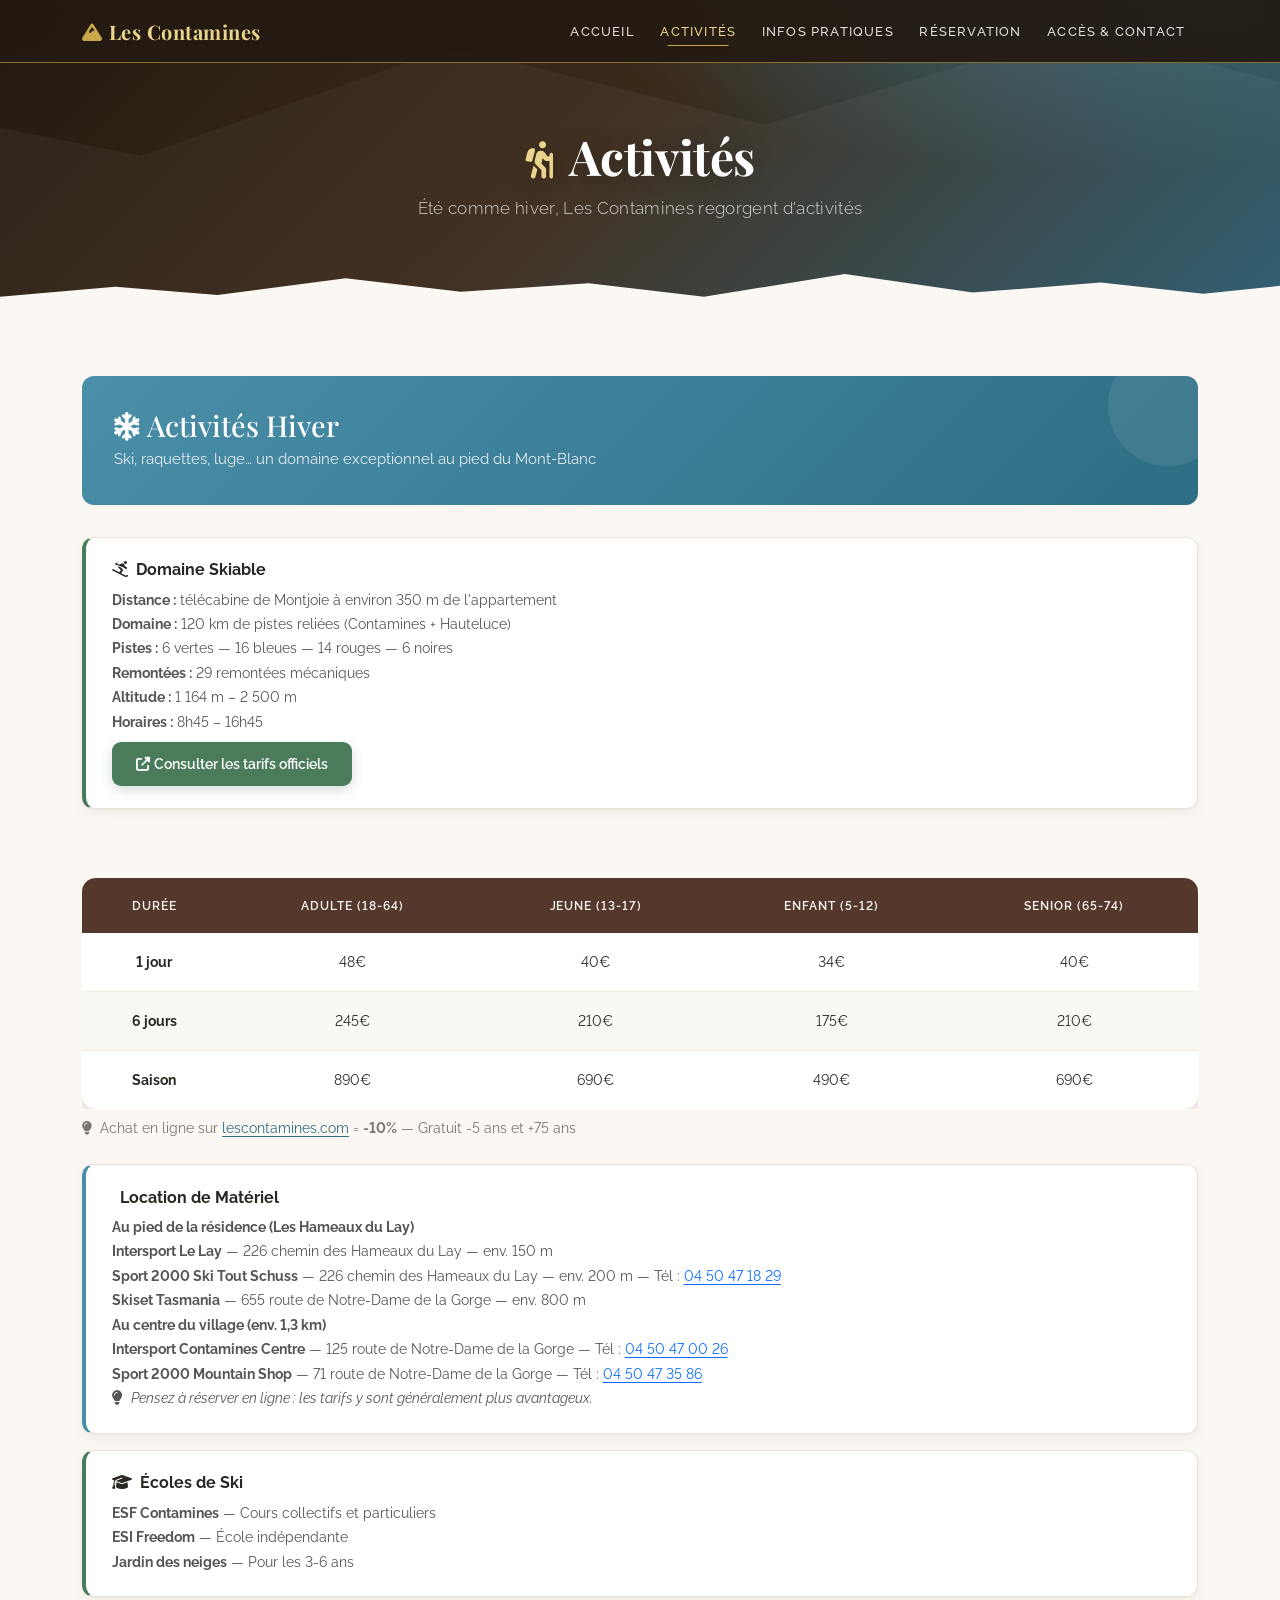
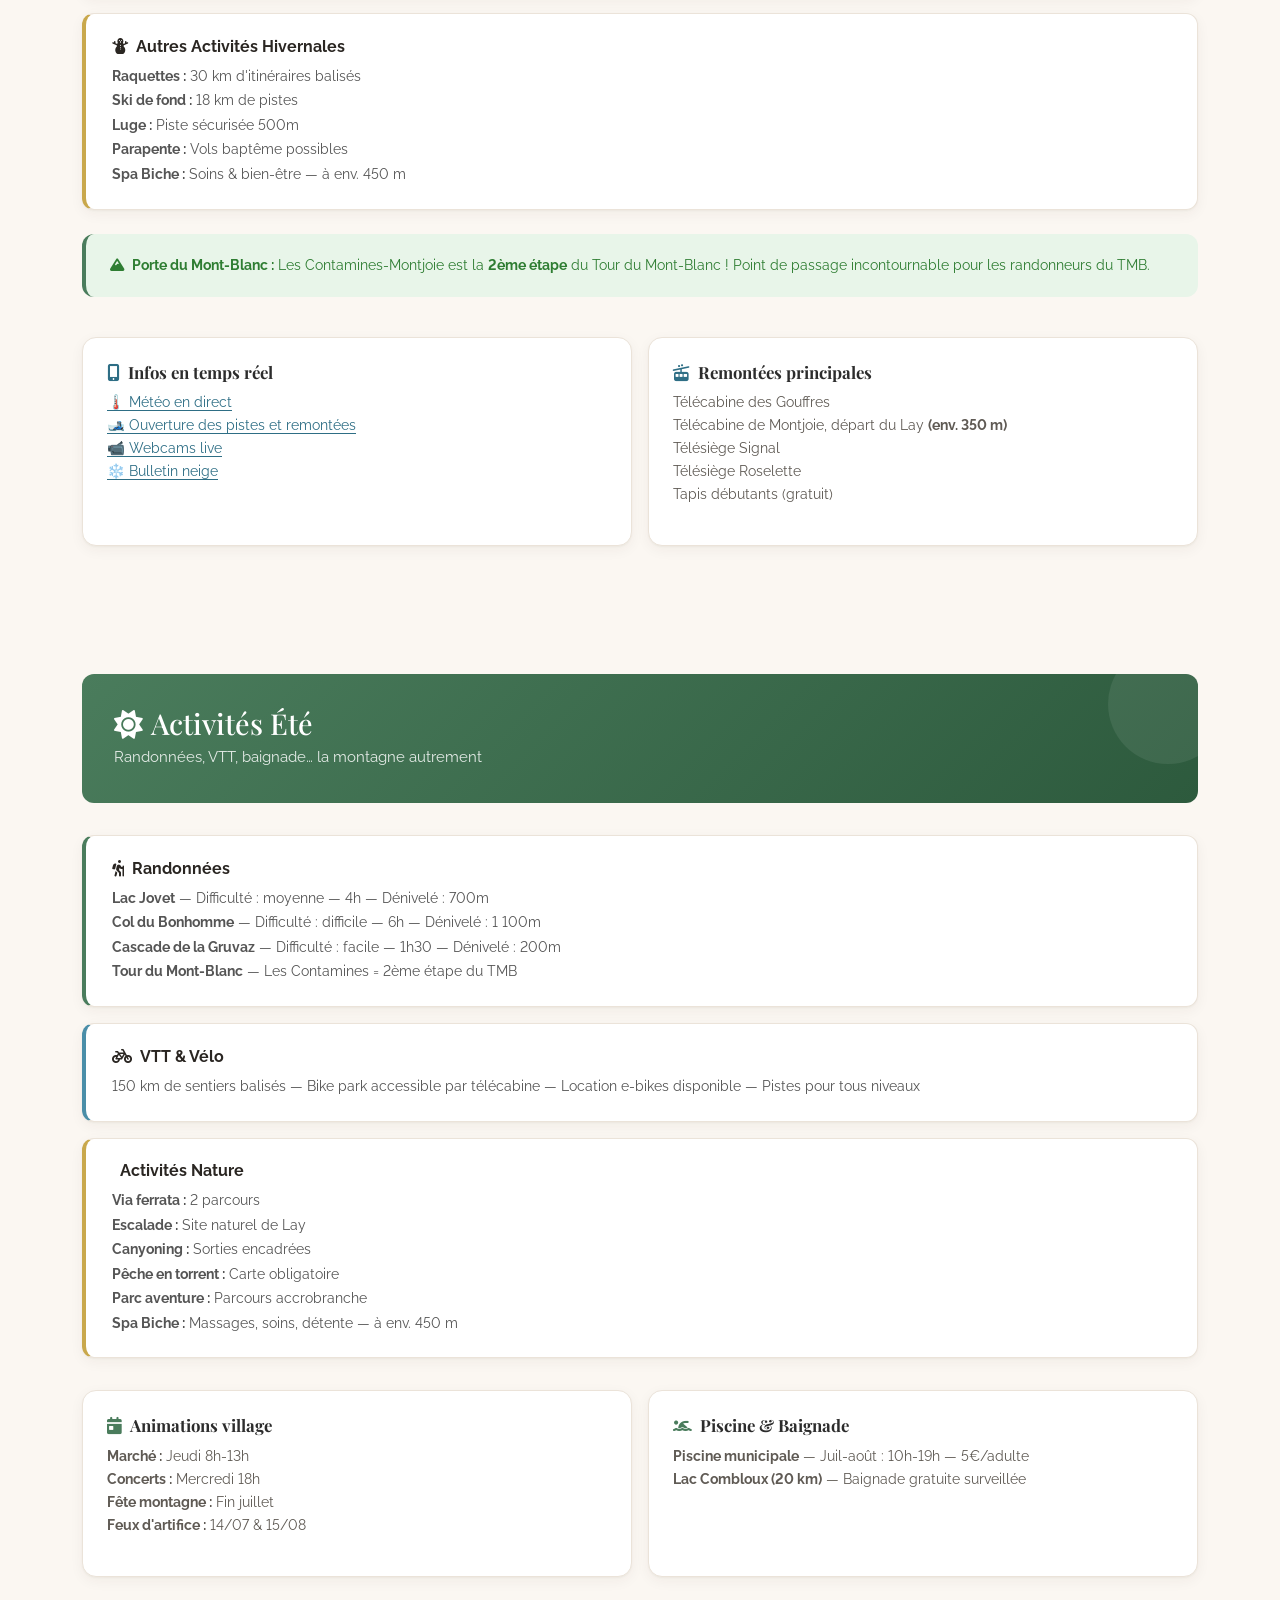
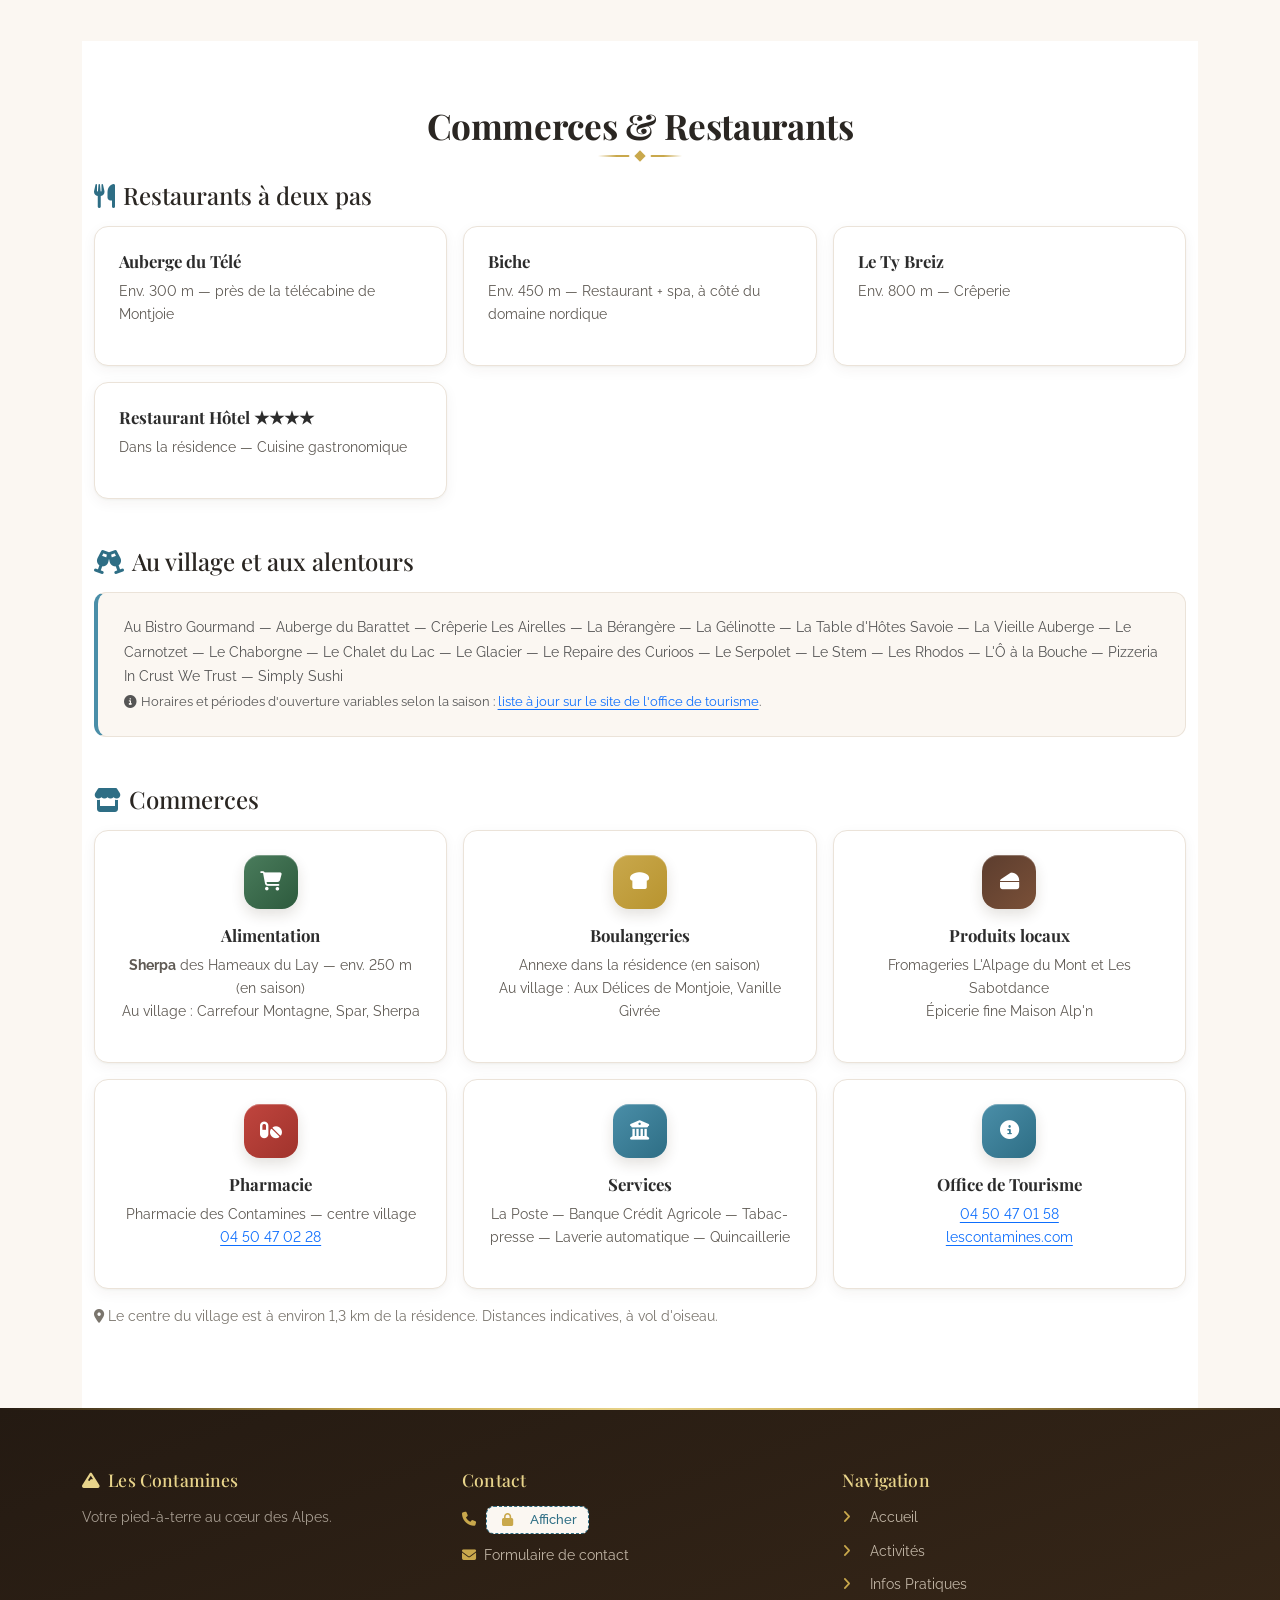
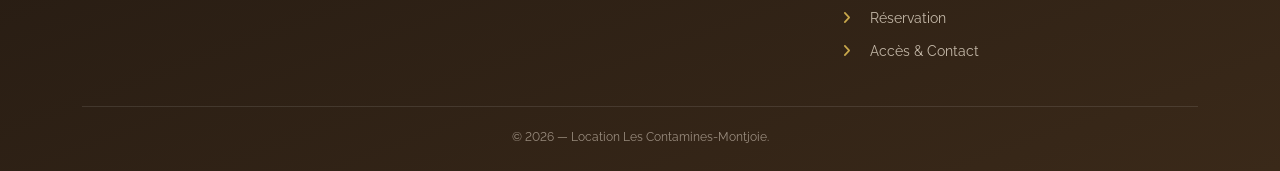
<file: activites.html>
<!DOCTYPE html>
<html lang="fr">
<head>
    <meta charset="UTF-8">
    <meta name="viewport" content="width=device-width, initial-scale=1.0">
    <link rel="canonical" href="https://www.conta74.fr/activites.html">
    <title>Activités — Les Contamines-Montjoie</title>
    <link href="https://cdn.jsdelivr.net/npm/bootstrap@5.3.3/dist/css/bootstrap.min.css" rel="stylesheet">
    <link href="https://cdnjs.cloudflare.com/ajax/libs/font-awesome/6.5.1/css/all.min.css" rel="stylesheet">
    <link href="https://fonts.googleapis.com/css2?family=Playfair+Display:ital,wght@0,400;0,700;1,400&family=Raleway:wght@300;400;500;600;700&family=Caveat:wght@400;600&display=swap" rel="stylesheet">
    <link href="style.css" rel="stylesheet">
    <style>
        .season-header {
            border-radius: 12px;
            padding: 2rem;
            color: white;
            margin-bottom: 2rem;
            position: relative;
            overflow: hidden;
        }
        .season-header.winter {
            background: linear-gradient(135deg, #4A8EA8, #2E6E85);
        }
        .season-header.summer {
            background: linear-gradient(135deg, #4A7C5C, #2D5A3D);
        }
        .season-header h3 {
            font-family: 'Playfair Display', serif;
            font-size: 1.8rem;
            margin: 0;
            position: relative;
        }
        .season-header p {
            opacity: 0.85;
            margin: 0.3rem 0 0;
            font-size: 0.95rem;
            position: relative;
        }
        .season-header::after {
            content: '';
            position: absolute;
            right: -30px; top: -30px;
            width: 120px; height: 120px;
            border-radius: 50%;
            background: rgba(255,255,255,0.08);
        }
    </style>
</head>
<body>

<!-- NAVBAR -->
<nav class="navbar navbar-expand-lg navbar-chalet fixed-top">
    <div class="container">
        <a class="navbar-brand" href="index.html"><i class="fas fa-mountain"></i>Les Contamines</a>
        <button class="navbar-toggler" type="button" data-bs-toggle="collapse" data-bs-target="#navMain"><span class="navbar-toggler-icon"></span></button>
        <div class="collapse navbar-collapse justify-content-end" id="navMain">
            <ul class="navbar-nav">
                <li class="nav-item"><a class="nav-link" href="index.html">Accueil</a></li>
                <li class="nav-item"><a class="nav-link active-page" href="activites.html">Activités</a></li>
                <li class="nav-item"><a class="nav-link" href="pratique.html">Infos Pratiques</a></li>
                <li class="nav-item"><a class="nav-link" href="reservation.html">Réservation</a></li>
                <li class="nav-item"><a class="nav-link" href="acces.html">Accès & Contact</a></li>
            </ul>
        </div>
    </div>
</nav>

<!-- HERO -->
<div class="page-hero">
    <h1><i class="fas fa-hiking me-3"></i>Activités</h1>
    <p class="hero-sub">Été comme hiver, Les Contamines regorgent d'activités</p>
</div>

<div class="container">

<!-- ═══════ HIVER ═══════ -->
<section>
    <div class="season-header winter reveal">
        <h3><i class="fas fa-snowflake me-2"></i>Activités Hiver</h3>
        <p>Ski, raquettes, luge… un domaine exceptionnel au pied du Mont-Blanc</p>
    </div>

    <!-- Domaine skiable -->
    <div class="info-block green reveal">
        <h5><i class="fas fa-person-skiing me-2"></i>Domaine Skiable</h5>
        <p>
            <strong>Distance :</strong> télécabine de Montjoie à environ 350 m de l'appartement<br>
            <strong>Domaine :</strong> 120 km de pistes reliées (Contamines + Hauteluce)<br>
            <strong>Pistes :</strong> 6 vertes — 16 bleues — 14 rouges — 6 noires<br>
            <strong>Remontées :</strong> 29 remontées mécaniques<br>
            <strong>Altitude :</strong> 1 164 m – 2 500 m<br>
            <strong>Horaires :</strong> 8h45 – 16h45<br>
            <a href="https://www.lescontamines.com/hiver/skier/domaine-alpin/tarifs" target="_blank" class="btn btn-pine btn-sm mt-2"><i class="fas fa-external-link-alt me-1"></i>Consulter les tarifs officiels</a>
        </p>
    </div>

    <!-- Tarifs forfaits -->
    <h4 class="mt-4 mb-3 reveal" style="font-family:'Playfair Display',serif;"><i class="fas fa-ticket me-2" style="color:var(--sky-dark)"></i>Tarifs Forfaits (Saison 2024-2025)</h4>
    <div class="table-responsive reveal">
        <table class="tarifs-table">
            <thead>
                <tr><th>Durée</th><th>Adulte (18-64)</th><th>Jeune (13-17)</th><th>Enfant (5-12)</th><th>Senior (65-74)</th></tr>
            </thead>
            <tbody>
                <tr><td><strong>1 jour</strong></td><td>48€</td><td>40€</td><td>34€</td><td>40€</td></tr>
                <tr><td><strong>6 jours</strong></td><td>245€</td><td>210€</td><td>175€</td><td>210€</td></tr>
                <tr><td><strong>Saison</strong></td><td>890€</td><td>690€</td><td>490€</td><td>690€</td></tr>
            </tbody>
        </table>
    </div>
    <p class="mt-2 reveal" style="color:var(--stone); font-size:0.85rem;">
        <i class="fas fa-lightbulb me-1"></i> Achat en ligne sur <a href="https://www.lescontamines.com" target="_blank" style="color:var(--sky-dark);">lescontamines.com</a> = <strong>-10%</strong> — Gratuit -5 ans et +75 ans
    </p>

    <!-- Location matériel -->
    <div class="info-block blue reveal mt-4">
        <h5><i class="fas fa-ski-boot me-2"></i>Location de Matériel</h5>
        <p>
            <strong>Au pied de la résidence (Les Hameaux du Lay)</strong><br>
            <strong>Intersport Le Lay</strong> — 226 chemin des Hameaux du Lay — env. 150 m<br>
            <strong>Sport 2000 Ski Tout Schuss</strong> — 226 chemin des Hameaux du Lay — env. 200 m — Tél : <a href="tel:+33450471829">04 50 47 18 29</a><br>
            <strong>Skiset Tasmania</strong> — 655 route de Notre-Dame de la Gorge — env. 800 m<br>
            <strong>Au centre du village (env. 1,3 km)</strong><br>
            <strong>Intersport Contamines Centre</strong> — 125 route de Notre-Dame de la Gorge — Tél : <a href="tel:+33450470026">04 50 47 00 26</a><br>
            <strong>Sport 2000 Mountain Shop</strong> — 71 route de Notre-Dame de la Gorge — Tél : <a href="tel:+33450473586">04 50 47 35 86</a><br>
            <i class="fas fa-lightbulb me-1"></i> <em>Pensez à réserver en ligne : les tarifs y sont généralement plus avantageux.</em>
        </p>
    </div>

    <!-- Écoles de ski -->
    <div class="info-block green reveal">
        <h5><i class="fas fa-graduation-cap me-2"></i>Écoles de Ski</h5>
        <p>
            <strong>ESF Contamines</strong> — Cours collectifs et particuliers<br>
            <strong>ESI Freedom</strong> — École indépendante<br>
            <strong>Jardin des neiges</strong> — Pour les 3-6 ans
        </p>
    </div>

    <!-- Autres activités hiver -->
    <div class="info-block gold reveal">
        <h5><i class="fas fa-snowman me-2"></i>Autres Activités Hivernales</h5>
        <p>
            <strong>Raquettes :</strong> 30 km d'itinéraires balisés<br>
            <strong>Ski de fond :</strong> 18 km de pistes<br>
            <strong>Luge :</strong> Piste sécurisée 500m<br>
            <strong>Parapente :</strong> Vols baptême possibles<br>
            <strong>Spa Biche :</strong> Soins & bien-être — à env. 450 m
        </p>
    </div>

    <!-- Mont-Blanc -->
    <div class="success-box reveal">
        <p><i class="fas fa-mountain me-2"></i><strong>Porte du Mont-Blanc :</strong> Les Contamines-Montjoie est la <strong>2ème étape</strong> du Tour du Mont-Blanc ! Point de passage incontournable pour les randonneurs du TMB.</p>
    </div>

    <!-- Remontées + infos temps réel -->
    <div class="row g-3 reveal mt-3">
        <div class="col-md-6">
            <div class="card-chalet">
                <h5><i class="fas fa-mobile-alt me-2" style="color:var(--sky-dark)"></i>Infos en temps réel</h5>
                <p>
                    <a href="https://www.lescontamines.com/hiver/meteo" target="_blank" rel="noopener" style="color:var(--sky-dark);">🌡️ Météo en direct</a><br>
                    <a href="https://www.lescontamines.net/ouverture.html" target="_blank" rel="noopener" style="color:var(--sky-dark);">🎿 Ouverture des pistes et remontées</a><br>
                    <a href="https://www.lescontamines.com/hiver/webcams" target="_blank" rel="noopener" style="color:var(--sky-dark);">📹 Webcams live</a><br>
                    <a href="https://www.lescontamines.net/meteo.html" target="_blank" rel="noopener" style="color:var(--sky-dark);">❄️ Bulletin neige</a>
                </p>
            </div>
        </div>
        <div class="col-md-6">
            <div class="card-chalet">
                <h5><i class="fas fa-cable-car me-2" style="color:var(--sky-dark)"></i>Remontées principales</h5>
                <p>
                    Télécabine des Gouffres<br>
                    Télécabine de Montjoie, départ du Lay <strong>(env. 350 m)</strong><br>
                    Télésiège Signal<br>
                    Télésiège Roselette<br>
                    Tapis débutants (gratuit)
                </p>
            </div>
        </div>
    </div>
</section>

<!-- ═══════ ÉTÉ ═══════ -->
<section>
    <div class="season-header summer reveal">
        <h3><i class="fas fa-sun me-2"></i>Activités Été</h3>
        <p>Randonnées, VTT, baignade… la montagne autrement</p>
    </div>

    <div class="info-block green reveal">
        <h5><i class="fas fa-hiking me-2"></i>Randonnées</h5>
        <p>
            <strong>Lac Jovet</strong> — Difficulté : moyenne — 4h — Dénivelé : 700m<br>
            <strong>Col du Bonhomme</strong> — Difficulté : difficile — 6h — Dénivelé : 1 100m<br>
            <strong>Cascade de la Gruvaz</strong> — Difficulté : facile — 1h30 — Dénivelé : 200m<br>
            <strong>Tour du Mont-Blanc</strong> — Les Contamines = 2ème étape du TMB
        </p>
    </div>

    <div class="info-block blue reveal">
        <h5><i class="fas fa-bicycle me-2"></i>VTT & Vélo</h5>
        <p>
            150 km de sentiers balisés — Bike park accessible par télécabine — Location e-bikes disponible — Pistes pour tous niveaux
        </p>
    </div>

    <div class="info-block gold reveal">
        <h5><i class="fas fa-person-climbing me-2"></i>Activités Nature</h5>
        <p>
            <strong>Via ferrata :</strong> 2 parcours<br>
            <strong>Escalade :</strong> Site naturel de Lay<br>
            <strong>Canyoning :</strong> Sorties encadrées<br>
            <strong>Pêche en torrent :</strong> Carte obligatoire<br>
            <strong>Parc aventure :</strong> Parcours accrobranche<br>
            <strong>Spa Biche :</strong> Massages, soins, détente — à env. 450 m
        </p>
    </div>

    <div class="row g-3 reveal mt-3">
        <div class="col-md-6">
            <div class="card-chalet">
                <h5><i class="fas fa-calendar-day me-2" style="color:var(--pine-light)"></i>Animations village</h5>
                <p>
                    <strong>Marché :</strong> Jeudi 8h-13h<br>
                    <strong>Concerts :</strong> Mercredi 18h<br>
                    <strong>Fête montagne :</strong> Fin juillet<br>
                    <strong>Feux d'artifice :</strong> 14/07 & 15/08
                </p>
            </div>
        </div>
        <div class="col-md-6">
            <div class="card-chalet">
                <h5><i class="fas fa-person-swimming me-2" style="color:var(--pine-light)"></i>Piscine & Baignade</h5>
                <p>
                    <strong>Piscine municipale</strong> — Juil-août : 10h-19h — 5€/adulte<br>
                    <strong>Lac Combloux (20 km)</strong> — Baignade gratuite surveillée
                </p>
            </div>
        </div>
    </div>
</section>

<!-- ═══════ COMMERCES & RESTAURANTS ═══════ -->
<section class="section-alt">
    <div class="container">
        <h2 class="section-title reveal">Commerces & Restaurants</h2>
        <div class="section-divider reveal"></div>

        <h4 class="mt-4 mb-3 reveal" style="font-family:'Playfair Display',serif;"><i class="fas fa-utensils me-2" style="color:var(--sky-dark)"></i>Restaurants à deux pas</h4>
        <div class="row g-3 reveal">
            <div class="col-md-4 col-6">
                <div class="card-chalet"><h5>Auberge du Télé</h5><p>Env. 300 m — près de la télécabine de Montjoie</p></div>
            </div>
            <div class="col-md-4 col-6">
                <div class="card-chalet"><h5>Biche</h5><p>Env. 450 m — Restaurant + spa, à côté du domaine nordique</p></div>
            </div>
            <div class="col-md-4 col-6">
                <div class="card-chalet"><h5>Le Ty Breiz</h5><p>Env. 800 m — Crêperie</p></div>
            </div>
            <div class="col-md-4 col-6">
                <div class="card-chalet"><h5>Restaurant Hôtel ★★★★</h5><p>Dans la résidence — Cuisine gastronomique</p></div>
            </div>
        </div>

        <h4 class="mt-5 mb-3 reveal" style="font-family:'Playfair Display',serif;"><i class="fas fa-champagne-glasses me-2" style="color:var(--sky-dark)"></i>Au village et aux alentours</h4>
        <div class="info-block reveal">
            <p>
                Au Bistro Gourmand — Auberge du Barattet — Crêperie Les Airelles — La Bérangère — La Gélinotte — La Table d'Hôtes Savoie — La Vieille Auberge — Le Carnotzet — Le Chaborgne — Le Chalet du Lac — Le Glacier — Le Repaire des Curioos — Le Serpolet — Le Stem — Les Rhodos — L'Ô à la Bouche — Pizzeria In Crust We Trust — Simply Sushi<br>
                <small><i class="fas fa-circle-info me-1"></i>Horaires et périodes d'ouverture variables selon la saison : <a href="https://www.lescontamines.com/hiver/sejourner/savourer-et-sortir/restaurants" target="_blank" rel="noopener">liste à jour sur le site de l'office de tourisme</a>.</small>
            </p>
        </div>

        <h4 class="mt-5 mb-3 reveal" style="font-family:'Playfair Display',serif;"><i class="fas fa-store me-2" style="color:var(--sky-dark)"></i>Commerces</h4>
        <div class="row g-3 reveal">
            <div class="col-md-4 col-6">
                <div class="card-chalet text-center">
                    <div class="card-icon pine mx-auto"><i class="fas fa-shopping-cart"></i></div>
                    <h5>Alimentation</h5><p><strong>Sherpa</strong> des Hameaux du Lay — env. 250 m (en saison)<br>Au village : Carrefour Montagne, Spar, Sherpa</p>
                </div>
            </div>
            <div class="col-md-4 col-6">
                <div class="card-chalet text-center">
                    <div class="card-icon gold mx-auto"><i class="fas fa-bread-slice"></i></div>
                    <h5>Boulangeries</h5><p>Annexe dans la résidence (en saison)<br>Au village : Aux Délices de Montjoie, Vanille Givrée</p>
                </div>
            </div>
            <div class="col-md-4 col-6">
                <div class="card-chalet text-center">
                    <div class="card-icon wood mx-auto"><i class="fas fa-cheese"></i></div>
                    <h5>Produits locaux</h5><p>Fromageries L'Alpage du Mont et Les Sabotdance<br>Épicerie fine Maison Alp'n</p>
                </div>
            </div>
            <div class="col-md-4 col-6">
                <div class="card-chalet text-center">
                    <div class="card-icon red mx-auto"><i class="fas fa-pills"></i></div>
                    <h5>Pharmacie</h5><p>Pharmacie des Contamines — centre village<br><a href="tel:+33450470228">04 50 47 02 28</a></p>
                </div>
            </div>
            <div class="col-md-4 col-6">
                <div class="card-chalet text-center">
                    <div class="card-icon sky mx-auto"><i class="fas fa-building-columns"></i></div>
                    <h5>Services</h5><p>La Poste — Banque Crédit Agricole — Tabac-presse — Laverie automatique — Quincaillerie</p>
                </div>
            </div>
            <div class="col-md-4 col-6">
                <div class="card-chalet text-center">
                    <div class="card-icon sky mx-auto"><i class="fas fa-info-circle"></i></div>
                    <h5>Office de Tourisme</h5><p><a href="tel:+33450470158">04 50 47 01 58</a><br><a href="https://www.lescontamines.com" target="_blank" rel="noopener">lescontamines.com</a></p>
                </div>
            </div>
        </div>
        <p class="mt-3 reveal" style="color:var(--stone); font-size:0.85rem;"><i class="fas fa-location-dot me-1"></i>Le centre du village est à environ 1,3 km de la résidence. Distances indicatives, à vol d'oiseau.</p>
    </div>
</section>

</div>

<!-- FOOTER -->
<footer class="footer">
    <div class="container">
        <div class="row g-4">
            <div class="col-md-4">
                <h5><i class="fas fa-mountain me-2"></i>Les Contamines</h5>
                <p style="font-size:0.88rem; color:#a89e92;">Votre pied-à-terre au cœur des Alpes.</p>
            </div>
            <div class="col-md-4">
                <h5>Contact</h5>
                <ul class="footer-list">
                    <li><i class="fas fa-phone"></i><span class="pp-zone pp-zone-sm" data-phone="protect"></span></li>
                    <li><a href="acces.html#contact-form"><i class="fas fa-envelope me-1"></i>Formulaire de contact</a></li>
                </ul>
            </div>
            <div class="col-md-4">
                <h5>Navigation</h5>
                <ul class="footer-list">
                    <li><a href="index.html"><i class="fas fa-angle-right"></i> Accueil</a></li>
                    <li><a href="activites.html"><i class="fas fa-angle-right"></i> Activités</a></li>
                    <li><a href="pratique.html"><i class="fas fa-angle-right"></i> Infos Pratiques</a></li>
                    <li><a href="reservation.html"><i class="fas fa-angle-right"></i> Réservation</a></li>
                    <li><a href="acces.html"><i class="fas fa-angle-right"></i> Accès & Contact</a></li>
                </ul>
            </div>
        </div>
        <div class="footer-bottom"><p class="mb-0">&copy; 2026 — Location Les Contamines-Montjoie.</p></div>
    </div>
</footer>

<script src="https://cdn.jsdelivr.net/npm/bootstrap@5.3.3/dist/js/bootstrap.bundle.min.js"></script>
<script>
window.addEventListener('scroll', () => { document.querySelector('.navbar-chalet').classList.toggle('scrolled', window.scrollY > 60); });
const observer = new IntersectionObserver(entries => { entries.forEach(e => { if (e.isIntersecting) e.target.classList.add('visible'); }); }, { threshold: 0.1, rootMargin: '0px 0px -40px 0px' });
document.querySelectorAll('.reveal').forEach(el => observer.observe(el));
</script>
<script src="phone-protect.js" defer></script>
</body>
</html>
</file>
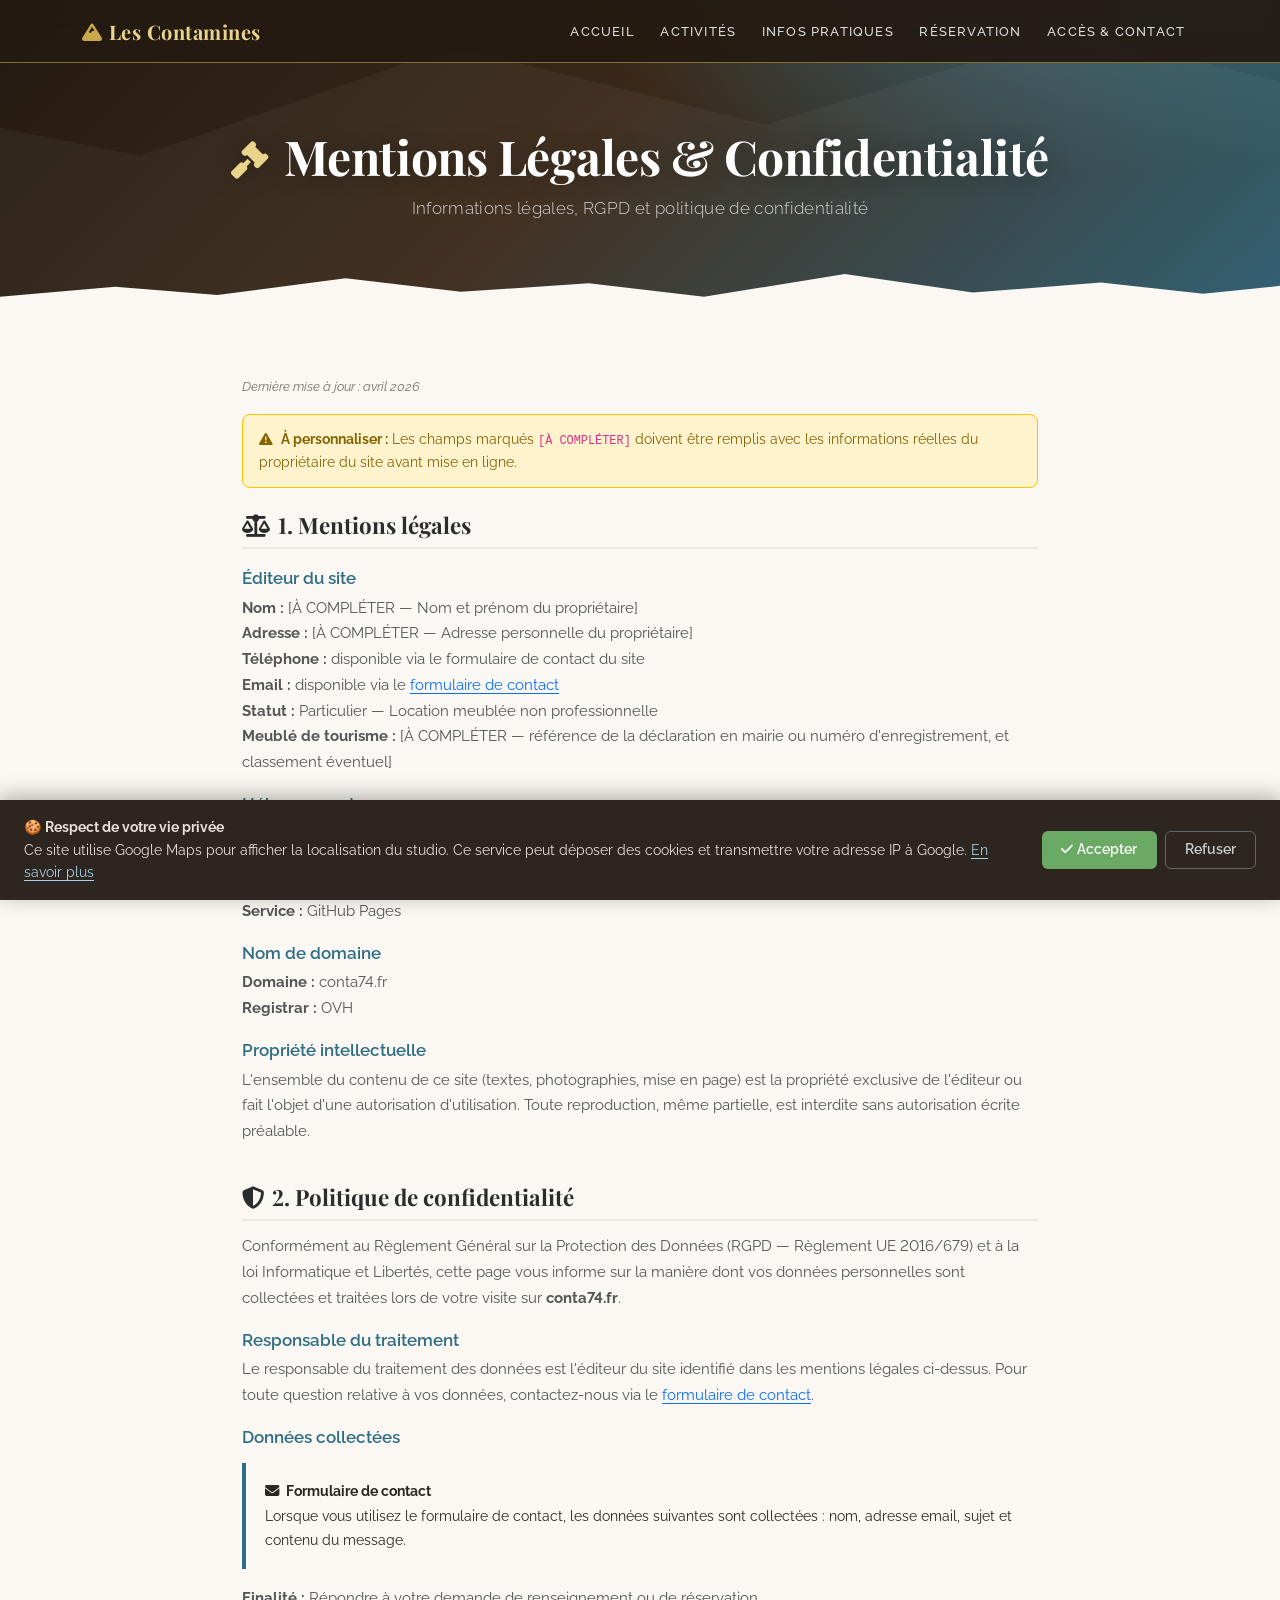
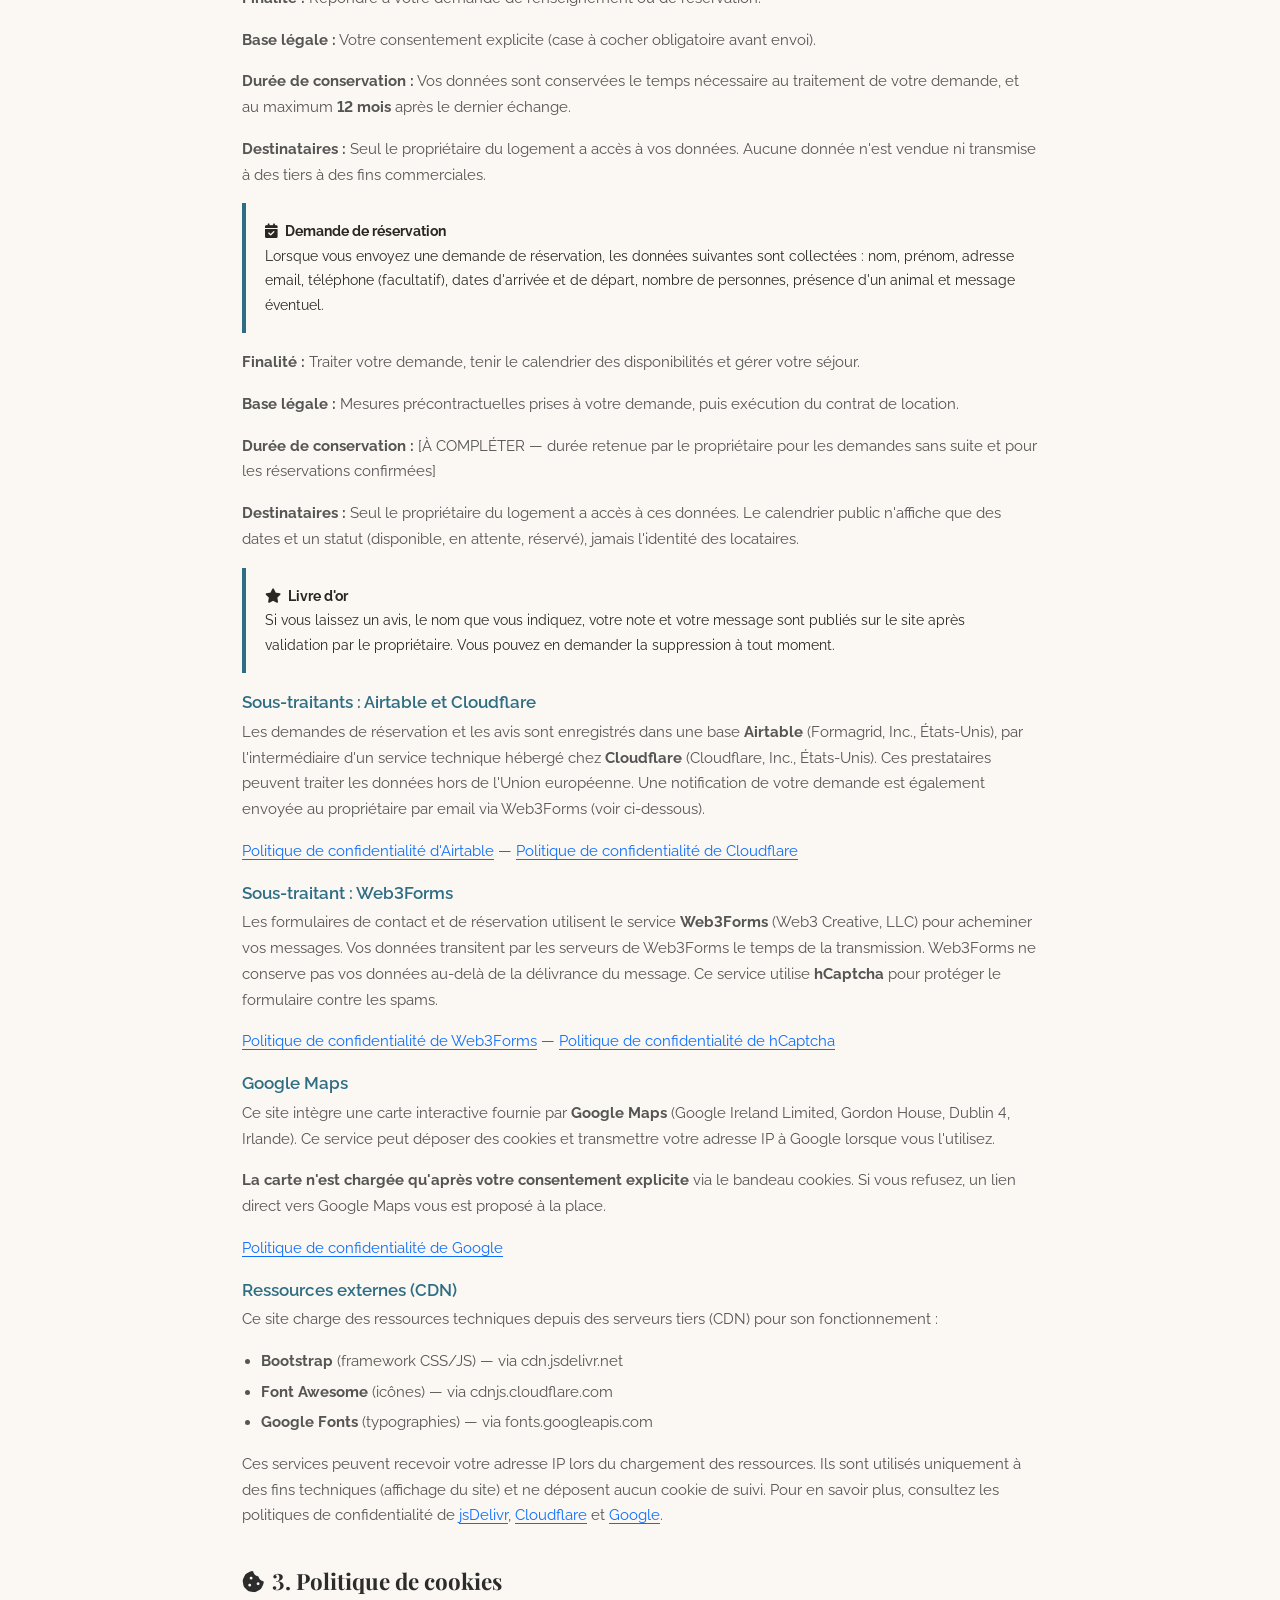
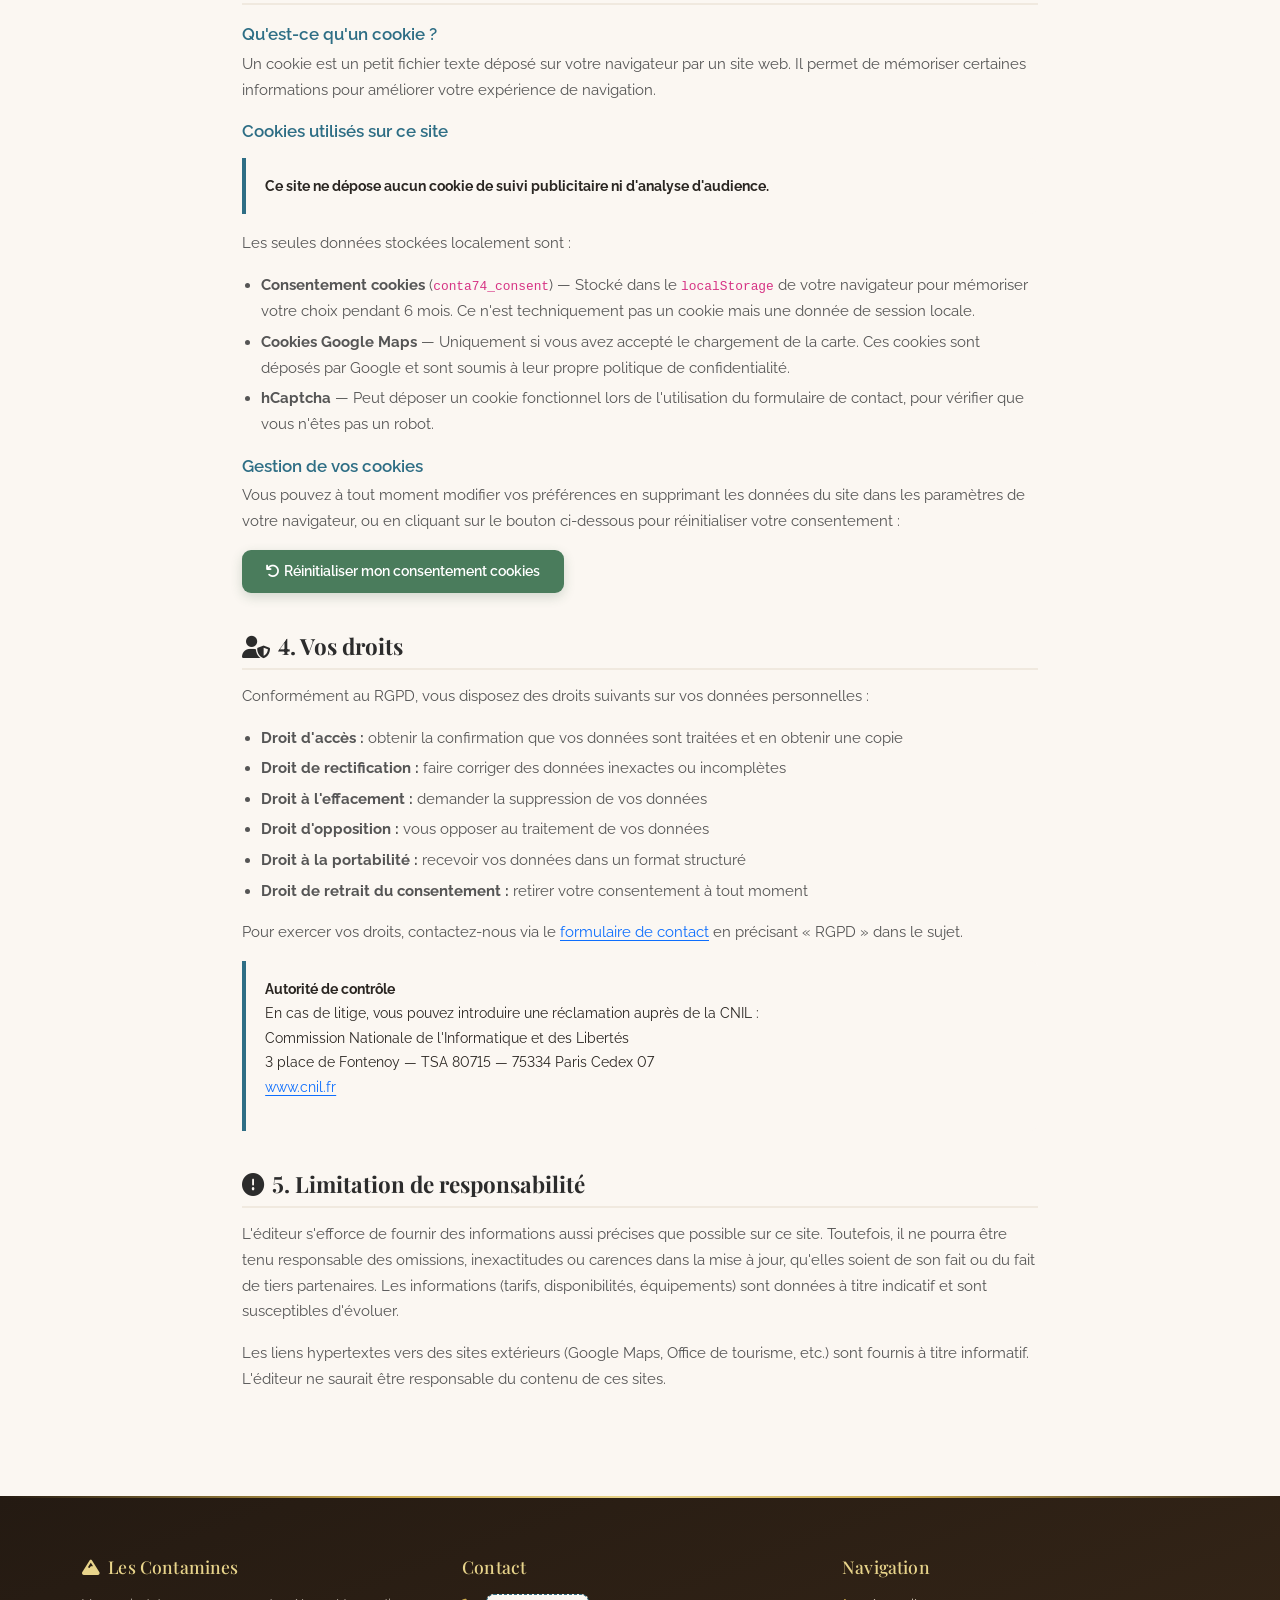
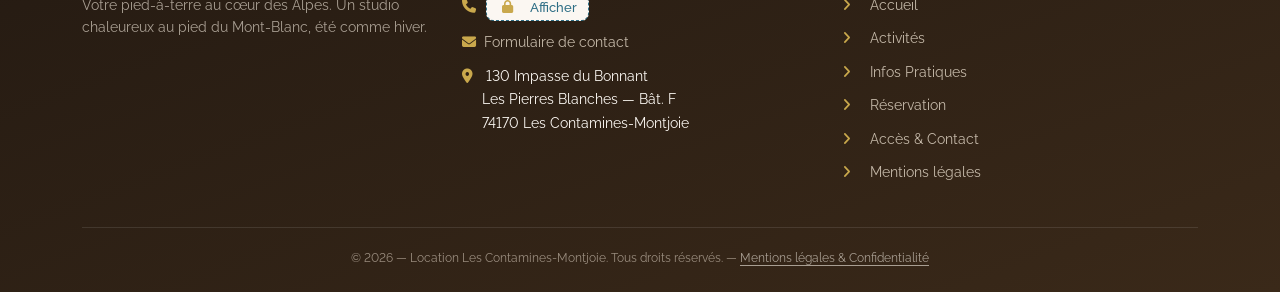
<file: mentions.html>
<!DOCTYPE html>
<html lang="fr">
<head>
    <meta charset="UTF-8">
    <meta name="viewport" content="width=device-width, initial-scale=1.0">
    <title>Mentions Légales & Confidentialité — Location Les Contamines-Montjoie</title>
    <meta name="description" content="Mentions légales, politique de confidentialité et informations RGPD du site conta74.fr — Location studio Les Contamines-Montjoie.">
    <link rel="canonical" href="https://www.conta74.fr/mentions.html">
    <meta name="robots" content="noindex">
    <link href="https://cdn.jsdelivr.net/npm/bootstrap@5.3.3/dist/css/bootstrap.min.css" rel="stylesheet">
    <link href="https://cdnjs.cloudflare.com/ajax/libs/font-awesome/6.5.1/css/all.min.css" rel="stylesheet">
    <link href="https://fonts.googleapis.com/css2?family=Playfair+Display:ital,wght@0,400;0,700;1,400&family=Raleway:wght@300;400;500;600;700&family=Caveat:wght@400;600&display=swap" rel="stylesheet">
    <link href="style.css" rel="stylesheet">
    <style>
        .legal-section { margin-bottom: 2.5rem; }
        .legal-section h2 {
            font-family: 'Playfair Display', serif;
            font-size: 1.4rem; font-weight: 700;
            color: var(--charcoal, #2c2520);
            margin-bottom: .8rem;
            padding-bottom: .5rem;
            border-bottom: 2px solid var(--cream-dark, #e8e0d8);
        }
        .legal-section h3 {
            font-size: 1.05rem; font-weight: 600;
            color: var(--sky-dark, #4a90b8);
            margin: 1.2rem 0 .4rem;
        }
        .legal-section p, .legal-section li {
            font-size: .92rem; color: #555;
            line-height: 1.75;
        }
        .legal-section ul { padding-left: 1.2rem; }
        .legal-section li { margin-bottom: .3rem; }
        .legal-highlight {
            background: var(--cream, #faf8f5);
            border-left: 4px solid var(--sky-dark, #4a90b8);
            padding: 1rem 1.2rem;
            border-radius: 0 8px 8px 0;
            font-size: .9rem;
            margin: 1rem 0;
        }
        .legal-date {
            font-size: .82rem; color: var(--stone, #8a8078);
            font-style: italic;
        }
        /* ── PLACEHOLDERS À REMPLACER ── */
        .placeholder-warning {
            background: #fff3cd; border: 1px solid #ffc107;
            border-radius: 8px; padding: .8rem 1rem;
            font-size: .85rem; color: #856404;
            margin-bottom: 1.5rem;
        }
    </style>
</head>
<body>

<nav class="navbar navbar-expand-lg navbar-chalet fixed-top" aria-label="Navigation principale">
    <div class="container">
        <a class="navbar-brand" href="index.html"><i class="fas fa-mountain" aria-hidden="true"></i>Les Contamines</a>
        <button class="navbar-toggler" type="button" data-bs-toggle="collapse" data-bs-target="#navMain" aria-expanded="false" aria-label="Ouvrir le menu"><span class="navbar-toggler-icon"></span></button>
        <div class="collapse navbar-collapse justify-content-end" id="navMain">
            <ul class="navbar-nav">
                <li class="nav-item"><a class="nav-link" href="index.html">Accueil</a></li>
                <li class="nav-item"><a class="nav-link" href="activites.html">Activités</a></li>
                <li class="nav-item"><a class="nav-link" href="pratique.html">Infos Pratiques</a></li>
                <li class="nav-item"><a class="nav-link" href="reservation.html">Réservation</a></li>
                <li class="nav-item"><a class="nav-link" href="acces.html">Accès & Contact</a></li>
            </ul>
        </div>
    </div>
</nav>

<div class="page-hero">
    <h1><i class="fas fa-gavel me-3" aria-hidden="true"></i>Mentions Légales & Confidentialité</h1>
    <p class="hero-sub">Informations légales, RGPD et politique de confidentialité</p>
</div>

<main>
<section>
    <div class="container" style="max-width: 820px;">

        <p class="legal-date reveal">Dernière mise à jour : avril 2026</p>

        <!-- ⚠️ AVERTISSEMENT PLACEHOLDER -->
        <div class="placeholder-warning reveal">
            <i class="fas fa-exclamation-triangle me-1"></i>
            <strong>À personnaliser :</strong> Les champs marqués <code>[À COMPLÉTER]</code> doivent être remplis avec les informations réelles du propriétaire du site avant mise en ligne.
        </div>

        <!-- ═══════════════════════════════════════ -->
        <!-- MENTIONS LÉGALES                        -->
        <!-- ═══════════════════════════════════════ -->
        <div class="legal-section reveal" id="mentions">
            <h2><i class="fas fa-balance-scale me-2" aria-hidden="true"></i>1. Mentions légales</h2>

            <h3>Éditeur du site</h3>
            <p>
                <strong>Nom :</strong> [À COMPLÉTER — Nom et prénom du propriétaire]<br>
                <strong>Adresse :</strong> [À COMPLÉTER — Adresse personnelle du propriétaire]<br>
                <strong>Téléphone :</strong> disponible via le formulaire de contact du site<br>
                <strong>Email :</strong> disponible via le <a href="acces.html#contact-form">formulaire de contact</a><br>
                <strong>Statut :</strong> Particulier — Location meublée non professionnelle<br>
                <strong>Meublé de tourisme :</strong> [À COMPLÉTER — référence de la déclaration en mairie ou numéro d'enregistrement, et classement éventuel]
            </p>

            <h3>Hébergement</h3>
            <p>
                <strong>Hébergeur :</strong> GitHub, Inc.<br>
                <strong>Adresse :</strong> 88 Colin P. Kelly Jr. Street, San Francisco, CA 94107, États-Unis<br>
                <strong>Site :</strong> <a href="https://github.com" target="_blank" rel="noopener">github.com</a><br>
                <strong>Service :</strong> GitHub Pages
            </p>

            <h3>Nom de domaine</h3>
            <p>
                <strong>Domaine :</strong> conta74.fr<br>
                <strong>Registrar :</strong> OVH
            </p>

            <h3>Propriété intellectuelle</h3>
            <p>
                L'ensemble du contenu de ce site (textes, photographies, mise en page) est la propriété exclusive de l'éditeur
                ou fait l'objet d'une autorisation d'utilisation. Toute reproduction, même partielle, est interdite sans
                autorisation écrite préalable.
            </p>
        </div>

        <!-- ═══════════════════════════════════════ -->
        <!-- POLITIQUE DE CONFIDENTIALITÉ            -->
        <!-- ═══════════════════════════════════════ -->
        <div class="legal-section reveal" id="confidentialite">
            <h2><i class="fas fa-shield-alt me-2" aria-hidden="true"></i>2. Politique de confidentialité</h2>

            <p>
                Conformément au Règlement Général sur la Protection des Données (RGPD — Règlement UE 2016/679) et à la loi
                Informatique et Libertés, cette page vous informe sur la manière dont vos données personnelles sont collectées
                et traitées lors de votre visite sur <strong>conta74.fr</strong>.
            </p>

            <h3>Responsable du traitement</h3>
            <p>
                Le responsable du traitement des données est l'éditeur du site identifié dans les mentions légales ci-dessus.
                Pour toute question relative à vos données, contactez-nous via le <a href="acces.html#contact-form">formulaire de contact</a>.
            </p>

            <h3>Données collectées</h3>

            <div class="legal-highlight">
                <strong><i class="fas fa-envelope me-1" aria-hidden="true"></i> Formulaire de contact</strong><br>
                Lorsque vous utilisez le formulaire de contact, les données suivantes sont collectées :
                nom, adresse email, sujet et contenu du message.
            </div>

            <p><strong>Finalité :</strong> Répondre à votre demande de renseignement ou de réservation.</p>
            <p><strong>Base légale :</strong> Votre consentement explicite (case à cocher obligatoire avant envoi).</p>
            <p><strong>Durée de conservation :</strong> Vos données sont conservées le temps nécessaire au traitement de votre demande, et au maximum <strong>12 mois</strong> après le dernier échange.</p>
            <p><strong>Destinataires :</strong> Seul le propriétaire du logement a accès à vos données. Aucune donnée n'est vendue ni transmise à des tiers à des fins commerciales.</p>

            <div class="legal-highlight">
                <strong><i class="fas fa-calendar-check me-1" aria-hidden="true"></i> Demande de réservation</strong><br>
                Lorsque vous envoyez une demande de réservation, les données suivantes sont collectées :
                nom, prénom, adresse email, téléphone (facultatif), dates d'arrivée et de départ, nombre de personnes,
                présence d'un animal et message éventuel.
            </div>

            <p><strong>Finalité :</strong> Traiter votre demande, tenir le calendrier des disponibilités et gérer votre séjour.</p>
            <p><strong>Base légale :</strong> Mesures précontractuelles prises à votre demande, puis exécution du contrat de location.</p>
            <p><strong>Durée de conservation :</strong> [À COMPLÉTER — durée retenue par le propriétaire pour les demandes sans suite et pour les réservations confirmées]</p>
            <p><strong>Destinataires :</strong> Seul le propriétaire du logement a accès à ces données. Le calendrier public n'affiche que des dates et un statut (disponible, en attente, réservé), jamais l'identité des locataires.</p>

            <div class="legal-highlight">
                <strong><i class="fas fa-star me-1" aria-hidden="true"></i> Livre d'or</strong><br>
                Si vous laissez un avis, le nom que vous indiquez, votre note et votre message sont publiés sur le site
                après validation par le propriétaire. Vous pouvez en demander la suppression à tout moment.
            </div>

            <h3>Sous-traitants : Airtable et Cloudflare</h3>
            <p>
                Les demandes de réservation et les avis sont enregistrés dans une base <strong>Airtable</strong> (Formagrid, Inc., États-Unis),
                par l'intermédiaire d'un service technique hébergé chez <strong>Cloudflare</strong> (Cloudflare, Inc., États-Unis).
                Ces prestataires peuvent traiter les données hors de l'Union européenne. Une notification de votre demande est
                également envoyée au propriétaire par email via Web3Forms (voir ci-dessous).
            </p>
            <p>
                <a href="https://www.airtable.com/company/privacy" target="_blank" rel="noopener">Politique de confidentialité d'Airtable</a> —
                <a href="https://www.cloudflare.com/privacypolicy/" target="_blank" rel="noopener">Politique de confidentialité de Cloudflare</a>
            </p>

            <h3>Sous-traitant : Web3Forms</h3>
            <p>
                Les formulaires de contact et de réservation utilisent le service <strong>Web3Forms</strong> (Web3 Creative, LLC) pour acheminer vos messages.
                Vos données transitent par les serveurs de Web3Forms le temps de la transmission. Web3Forms ne conserve pas vos données
                au-delà de la délivrance du message. Ce service utilise <strong>hCaptcha</strong> pour protéger le formulaire contre les spams.
            </p>
            <p>
                <a href="https://web3forms.com/privacy" target="_blank" rel="noopener">Politique de confidentialité de Web3Forms</a> —
                <a href="https://www.hcaptcha.com/privacy" target="_blank" rel="noopener">Politique de confidentialité de hCaptcha</a>
            </p>

            <h3>Google Maps</h3>
            <p>
                Ce site intègre une carte interactive fournie par <strong>Google Maps</strong> (Google Ireland Limited, Gordon House, Dublin 4, Irlande).
                Ce service peut déposer des cookies et transmettre votre adresse IP à Google lorsque vous l'utilisez.
            </p>
            <p>
                <strong>La carte n'est chargée qu'après votre consentement explicite</strong> via le bandeau cookies. Si vous refusez, un lien
                direct vers Google Maps vous est proposé à la place.
            </p>
            <p><a href="https://policies.google.com/privacy?hl=fr" target="_blank" rel="noopener">Politique de confidentialité de Google</a></p>

            <h3>Ressources externes (CDN)</h3>
            <p>
                Ce site charge des ressources techniques depuis des serveurs tiers (CDN) pour son fonctionnement :
            </p>
            <ul>
                <li><strong>Bootstrap</strong> (framework CSS/JS) — via cdn.jsdelivr.net</li>
                <li><strong>Font Awesome</strong> (icônes) — via cdnjs.cloudflare.com</li>
                <li><strong>Google Fonts</strong> (typographies) — via fonts.googleapis.com</li>
            </ul>
            <p>
                Ces services peuvent recevoir votre adresse IP lors du chargement des ressources. Ils sont utilisés uniquement à des fins
                techniques (affichage du site) et ne déposent aucun cookie de suivi. Pour en savoir plus, consultez les politiques de
                confidentialité de <a href="https://www.jsdelivr.com/terms/privacy-policy-jsdelivr-net" target="_blank" rel="noopener">jsDelivr</a>,
                <a href="https://www.cloudflare.com/privacypolicy/" target="_blank" rel="noopener">Cloudflare</a> et
                <a href="https://policies.google.com/privacy?hl=fr" target="_blank" rel="noopener">Google</a>.
            </p>
        </div>

        <!-- ═══════════════════════════════════════ -->
        <!-- COOKIES                                 -->
        <!-- ═══════════════════════════════════════ -->
        <div class="legal-section reveal" id="cookies">
            <h2><i class="fas fa-cookie-bite me-2" aria-hidden="true"></i>3. Politique de cookies</h2>

            <h3>Qu'est-ce qu'un cookie ?</h3>
            <p>
                Un cookie est un petit fichier texte déposé sur votre navigateur par un site web. Il permet de mémoriser certaines
                informations pour améliorer votre expérience de navigation.
            </p>

            <h3>Cookies utilisés sur ce site</h3>

            <div class="legal-highlight">
                <strong>Ce site ne dépose aucun cookie de suivi publicitaire ni d'analyse d'audience.</strong>
            </div>

            <p>Les seules données stockées localement sont :</p>
            <ul>
                <li>
                    <strong>Consentement cookies</strong> (<code>conta74_consent</code>) — Stocké dans le <code>localStorage</code>
                    de votre navigateur pour mémoriser votre choix pendant 6 mois. Ce n'est techniquement pas un cookie mais une
                    donnée de session locale.
                </li>
                <li>
                    <strong>Cookies Google Maps</strong> — Uniquement si vous avez accepté le chargement de la carte. Ces cookies
                    sont déposés par Google et sont soumis à leur propre politique de confidentialité.
                </li>
                <li>
                    <strong>hCaptcha</strong> — Peut déposer un cookie fonctionnel lors de l'utilisation du formulaire de contact,
                    pour vérifier que vous n'êtes pas un robot.
                </li>
            </ul>

            <h3>Gestion de vos cookies</h3>
            <p>
                Vous pouvez à tout moment modifier vos préférences en supprimant les données du site dans les paramètres de votre navigateur,
                ou en cliquant sur le bouton ci-dessous pour réinitialiser votre consentement :
            </p>
            <p>
                <button class="btn btn-pine btn-sm" onclick="resetConsent()">
                    <i class="fas fa-undo me-1" aria-hidden="true"></i>Réinitialiser mon consentement cookies
                </button>
            </p>
        </div>

        <!-- ═══════════════════════════════════════ -->
        <!-- VOS DROITS                              -->
        <!-- ═══════════════════════════════════════ -->
        <div class="legal-section reveal" id="droits">
            <h2><i class="fas fa-user-shield me-2" aria-hidden="true"></i>4. Vos droits</h2>

            <p>Conformément au RGPD, vous disposez des droits suivants sur vos données personnelles :</p>
            <ul>
                <li><strong>Droit d'accès :</strong> obtenir la confirmation que vos données sont traitées et en obtenir une copie</li>
                <li><strong>Droit de rectification :</strong> faire corriger des données inexactes ou incomplètes</li>
                <li><strong>Droit à l'effacement :</strong> demander la suppression de vos données</li>
                <li><strong>Droit d'opposition :</strong> vous opposer au traitement de vos données</li>
                <li><strong>Droit à la portabilité :</strong> recevoir vos données dans un format structuré</li>
                <li><strong>Droit de retrait du consentement :</strong> retirer votre consentement à tout moment</li>
            </ul>

            <p>
                Pour exercer vos droits, contactez-nous via le <a href="acces.html#contact-form">formulaire de contact</a>
                en précisant « RGPD » dans le sujet.
            </p>

            <div class="legal-highlight">
                <strong>Autorité de contrôle</strong><br>
                En cas de litige, vous pouvez introduire une réclamation auprès de la CNIL :<br>
                Commission Nationale de l'Informatique et des Libertés<br>
                3 place de Fontenoy — TSA 80715 — 75334 Paris Cedex 07<br>
                <a href="https://www.cnil.fr/fr/plaintes" target="_blank" rel="noopener">www.cnil.fr</a>
            </p>
            </div>
        </div>

        <!-- ═══════════════════════════════════════ -->
        <!-- LIMITATION DE RESPONSABILITÉ            -->
        <!-- ═══════════════════════════════════════ -->
        <div class="legal-section reveal" id="responsabilite">
            <h2><i class="fas fa-exclamation-circle me-2" aria-hidden="true"></i>5. Limitation de responsabilité</h2>

            <p>
                L'éditeur s'efforce de fournir des informations aussi précises que possible sur ce site. Toutefois, il ne pourra être
                tenu responsable des omissions, inexactitudes ou carences dans la mise à jour, qu'elles soient de son fait ou du fait
                de tiers partenaires. Les informations (tarifs, disponibilités, équipements) sont données à titre indicatif et sont
                susceptibles d'évoluer.
            </p>
            <p>
                Les liens hypertextes vers des sites extérieurs (Google Maps, Office de tourisme, etc.) sont fournis à titre informatif.
                L'éditeur ne saurait être responsable du contenu de ces sites.
            </p>
        </div>

    </div>
</section>
</main>

<!-- FOOTER -->
<footer class="footer">
    <div class="container">
        <div class="row g-4">
            <div class="col-md-4">
                <h5><i class="fas fa-mountain me-2" aria-hidden="true"></i>Les Contamines</h5>
                <p style="font-size:.88rem;color:#a89e92;line-height:1.6;">Votre pied-à-terre au cœur des Alpes. Un studio chaleureux au pied du Mont-Blanc, été comme hiver.</p>
            </div>
            <div class="col-md-4">
                <h5>Contact</h5>
                <ul class="footer-list">
                    <li><i class="fas fa-phone" aria-hidden="true"></i><span class="pp-zone pp-zone-sm" data-phone="protect"></span></li>
                    <li><a href="acces.html#contact-form"><i class="fas fa-envelope me-1" aria-hidden="true"></i>Formulaire de contact</a></li>
                    <li><i class="fas fa-map-marker-alt" aria-hidden="true"></i>130 Impasse du Bonnant<br>&nbsp;&nbsp;&nbsp;&nbsp;&nbsp;Les Pierres Blanches — Bât. F<br>&nbsp;&nbsp;&nbsp;&nbsp;&nbsp;74170 Les Contamines-Montjoie</li>
                </ul>
            </div>
            <div class="col-md-4">
                <h5>Navigation</h5>
                <nav aria-label="Navigation pied de page">
                    <ul class="footer-list">
                        <li><a href="index.html"><i class="fas fa-angle-right" aria-hidden="true"></i> Accueil</a></li>
                        <li><a href="activites.html"><i class="fas fa-angle-right" aria-hidden="true"></i> Activités</a></li>
                        <li><a href="pratique.html"><i class="fas fa-angle-right" aria-hidden="true"></i> Infos Pratiques</a></li>
                        <li><a href="reservation.html"><i class="fas fa-angle-right" aria-hidden="true"></i> Réservation</a></li>
                        <li><a href="acces.html"><i class="fas fa-angle-right" aria-hidden="true"></i> Accès & Contact</a></li>
                        <li><a href="mentions.html"><i class="fas fa-angle-right" aria-hidden="true"></i> Mentions légales</a></li>
                    </ul>
                </nav>
            </div>
        </div>
        <div class="footer-bottom">
            <p class="mb-0">&copy; 2026 — Location Les Contamines-Montjoie. Tous droits réservés. — <a href="mentions.html" style="color:#a89e92;">Mentions légales & Confidentialité</a></p>
        </div>
    </div>
</footer>

<script src="https://cdn.jsdelivr.net/npm/bootstrap@5.3.3/dist/js/bootstrap.bundle.min.js"></script>
<script src="phone-protect.js" defer></script>
<script src="cookie-consent.js" defer></script>
<script>
function resetConsent() {
    localStorage.removeItem('conta74_consent');
    alert('Votre consentement a été réinitialisé. Le bandeau réapparaîtra au prochain chargement de page.');
    location.reload();
}
window.addEventListener('scroll', () => {
    document.querySelector('.navbar-chalet').classList.toggle('scrolled', window.scrollY > 60);
});
const observer = new IntersectionObserver(entries => {
    entries.forEach(e => { if (e.isIntersecting) e.target.classList.add('visible'); });
}, { threshold: .1, rootMargin: '0px 0px -40px 0px' });
document.querySelectorAll('.reveal').forEach(el => observer.observe(el));
</script>
</body>
</html>
</file>
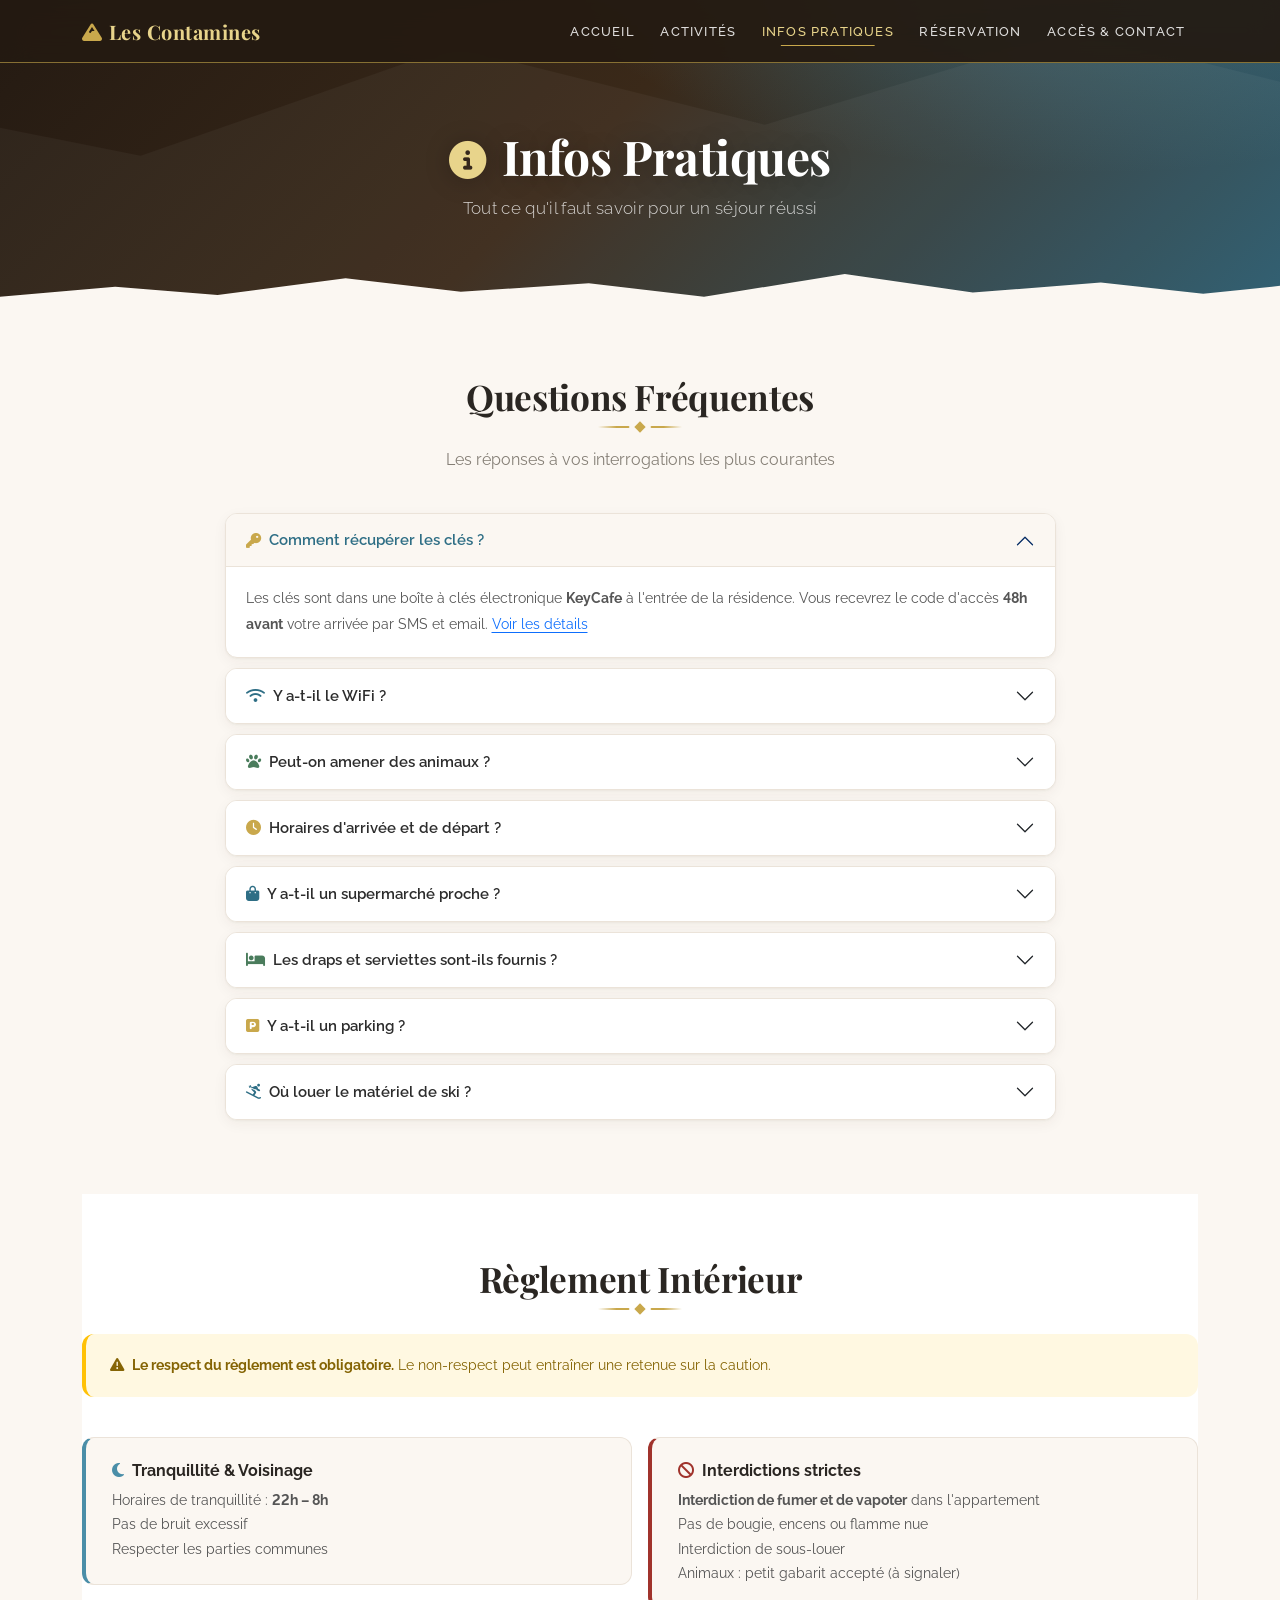
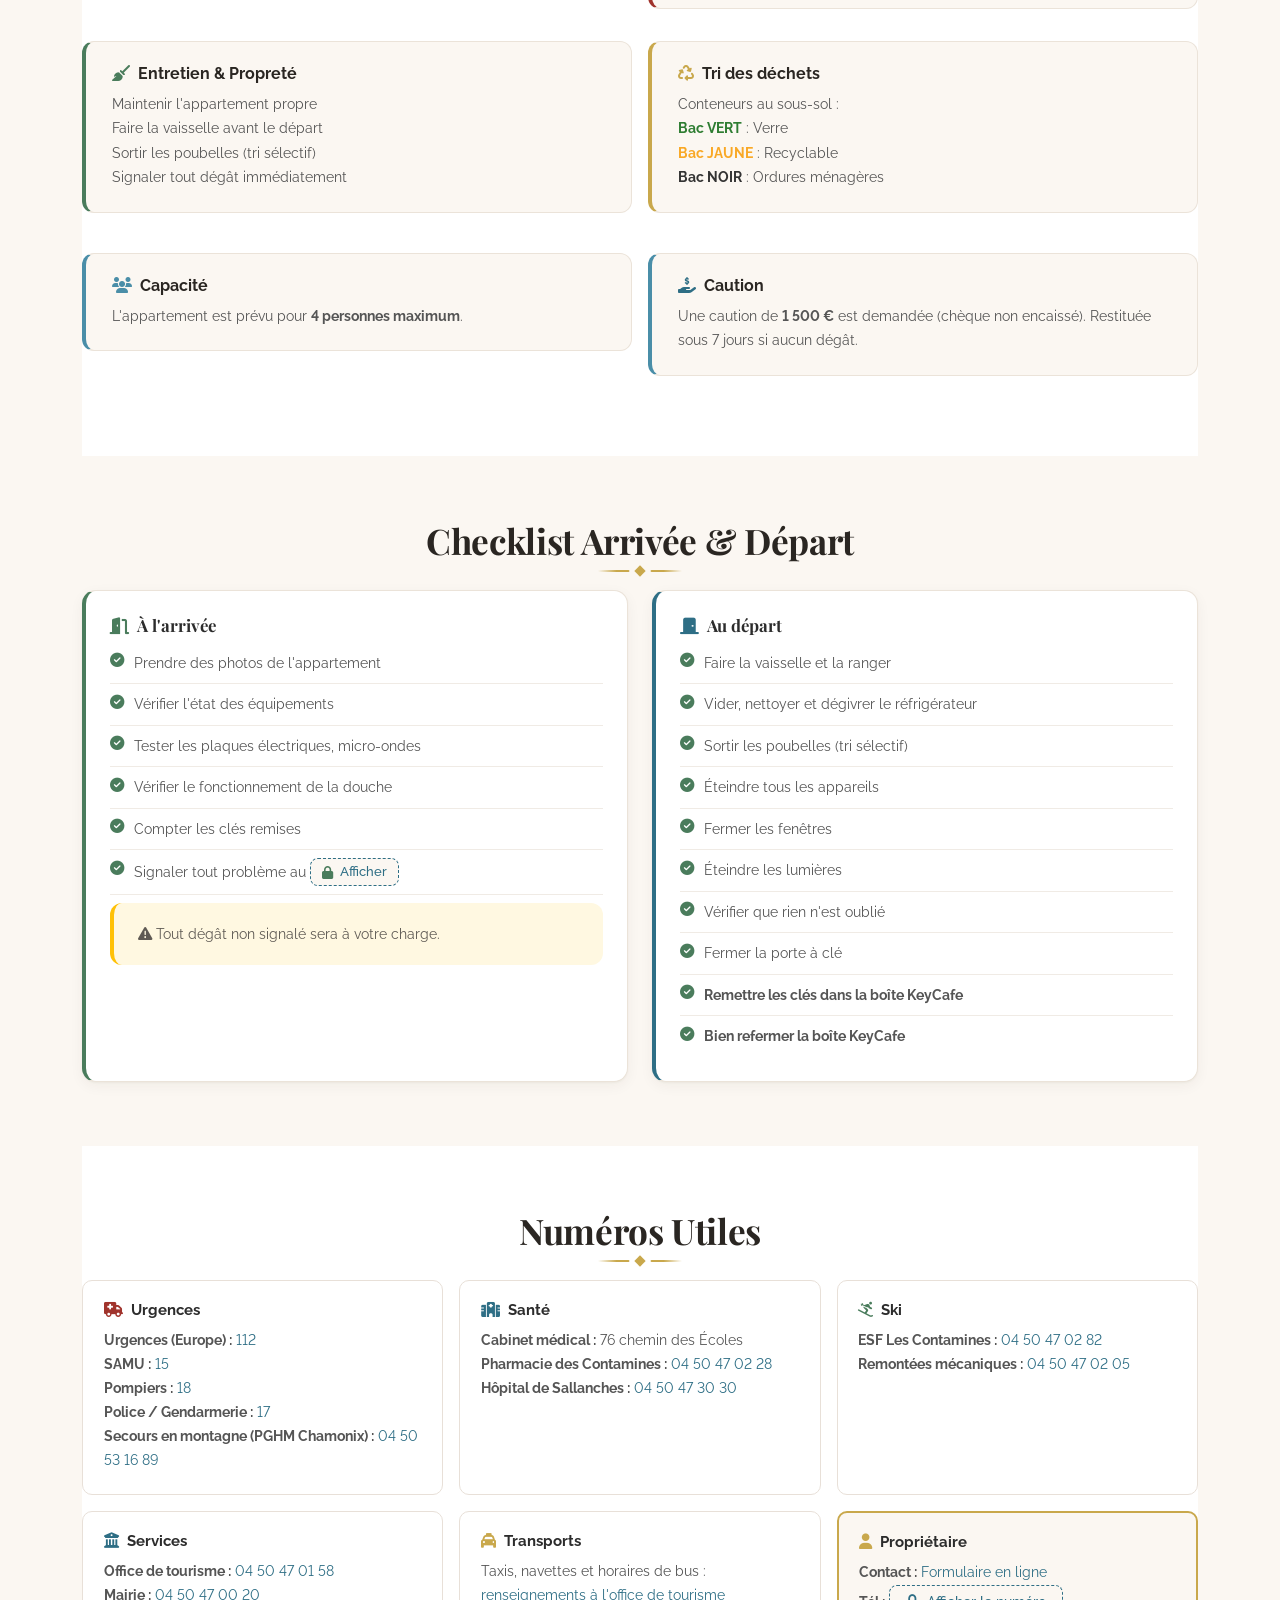
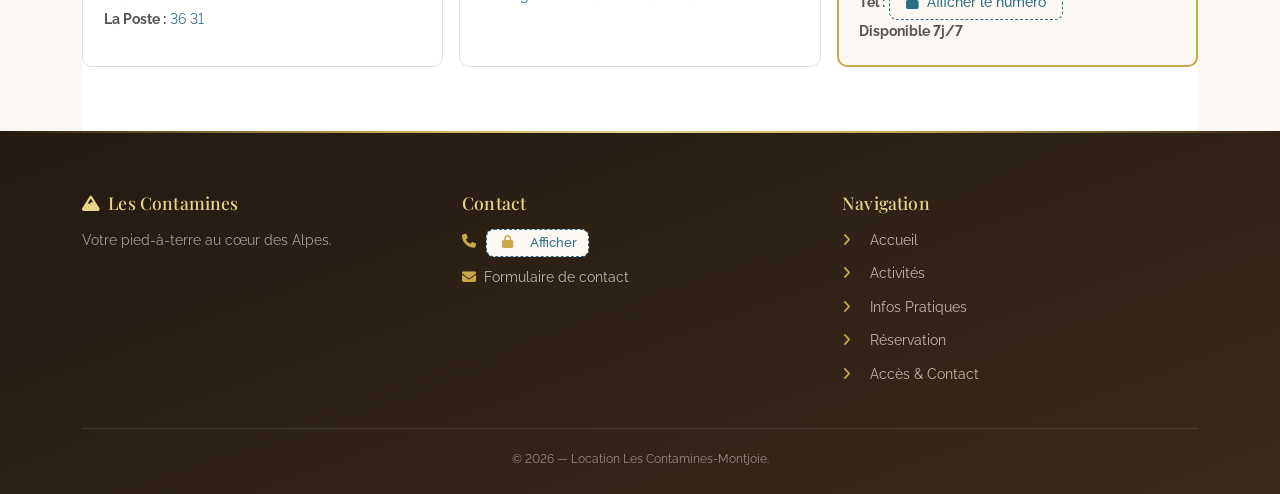
<file: pratique.html>
<!DOCTYPE html>
<html lang="fr">
<head>
    <meta charset="UTF-8">
    <meta name="viewport" content="width=device-width, initial-scale=1.0">
    <link rel="canonical" href="https://www.conta74.fr/pratique.html">
    <title>Infos Pratiques — Les Contamines-Montjoie</title>
    <link href="https://cdn.jsdelivr.net/npm/bootstrap@5.3.3/dist/css/bootstrap.min.css" rel="stylesheet">
    <link href="https://cdnjs.cloudflare.com/ajax/libs/font-awesome/6.5.1/css/all.min.css" rel="stylesheet">
    <link href="https://fonts.googleapis.com/css2?family=Playfair+Display:ital,wght@0,400;0,700;1,400&family=Raleway:wght@300;400;500;600;700&family=Caveat:wght@400;600&display=swap" rel="stylesheet">
    <link href="style.css" rel="stylesheet">
    <style>
        .checklist-item {
            display: flex; align-items: flex-start; gap: 0.6rem;
            padding: 0.5rem 0;
            font-size: 0.9rem; color: #555;
            border-bottom: 1px solid #f0ebe5;
        }
        .checklist-item:last-child { border-bottom: none; }
        .checklist-item i { color: var(--pine-light); margin-top: 0.15rem; flex-shrink: 0; }
        .phone-card {
            background: white;
            border-radius: 10px;
            padding: 1.3rem;
            border: 1px solid #e8e0d8;
            height: 100%;
        }
        .phone-card h6 {
            font-weight: 700;
            font-size: 0.95rem;
            margin-bottom: 0.6rem;
            color: var(--charcoal);
        }
        .phone-card p { font-size: 0.88rem; color: #555; margin: 0; line-height: 1.7; }
        .phone-card a { color: var(--sky-dark); text-decoration: none; }
        .phone-card a:hover { text-decoration: underline; }
    </style>
</head>
<body>

<!-- NAVBAR -->
<nav class="navbar navbar-expand-lg navbar-chalet fixed-top">
    <div class="container">
        <a class="navbar-brand" href="index.html"><i class="fas fa-mountain"></i>Les Contamines</a>
        <button class="navbar-toggler" type="button" data-bs-toggle="collapse" data-bs-target="#navMain"><span class="navbar-toggler-icon"></span></button>
        <div class="collapse navbar-collapse justify-content-end" id="navMain">
            <ul class="navbar-nav">
                <li class="nav-item"><a class="nav-link" href="index.html">Accueil</a></li>
                <li class="nav-item"><a class="nav-link" href="activites.html">Activités</a></li>
                <li class="nav-item"><a class="nav-link active-page" href="pratique.html">Infos Pratiques</a></li>
                <li class="nav-item"><a class="nav-link" href="reservation.html">Réservation</a></li>
                <li class="nav-item"><a class="nav-link" href="acces.html">Accès & Contact</a></li>
            </ul>
        </div>
    </div>
</nav>

<!-- HERO -->
<div class="page-hero">
    <h1><i class="fas fa-circle-info me-3"></i>Infos Pratiques</h1>
    <p class="hero-sub">Tout ce qu'il faut savoir pour un séjour réussi</p>
</div>

<div class="container">

<!-- FAQ -->
<section>
    <h2 class="section-title reveal">Questions Fréquentes</h2>
    <div class="section-divider reveal"></div>
    <p class="section-subtitle reveal">Les réponses à vos interrogations les plus courantes</p>

    <div class="row justify-content-center">
        <div class="col-lg-9">
            <div class="accordion accordion-chalet reveal" id="faqAccordion">
                <div class="accordion-item">
                    <h2 class="accordion-header"><button class="accordion-button" type="button" data-bs-toggle="collapse" data-bs-target="#faq1"><i class="fas fa-key me-2" style="color:var(--gold)"></i>Comment récupérer les clés ?</button></h2>
                    <div id="faq1" class="accordion-collapse collapse show" data-bs-parent="#faqAccordion">
                        <div class="accordion-body">Les clés sont dans une boîte à clés électronique <strong>KeyCafe</strong> à l'entrée de la résidence. Vous recevrez le code d'accès <strong>48h avant</strong> votre arrivée par SMS et email. <a href="acces.html#keycafe">Voir les détails</a></div>
                    </div>
                </div>
                <div class="accordion-item">
                    <h2 class="accordion-header"><button class="accordion-button collapsed" type="button" data-bs-toggle="collapse" data-bs-target="#faq2"><i class="fas fa-wifi me-2" style="color:var(--sky-dark)"></i>Y a-t-il le WiFi ?</button></h2>
                    <div id="faq2" class="accordion-collapse collapse" data-bs-parent="#faqAccordion">
                        <div class="accordion-body">Oui, l'appartement dispose d'une connexion Internet <strong>Fibre haut débit</strong> gratuite et illimitée via une Box 5G. Le nom du réseau et le mot de passe sont affichés dans l'appartement (QR code à scanner).</div>
                    </div>
                </div>
                <div class="accordion-item">
                    <h2 class="accordion-header"><button class="accordion-button collapsed" type="button" data-bs-toggle="collapse" data-bs-target="#faq3"><i class="fas fa-paw me-2" style="color:var(--pine-light)"></i>Peut-on amener des animaux ?</button></h2>
                    <div id="faq3" class="accordion-collapse collapse" data-bs-parent="#faqAccordion">
                        <div class="accordion-body"><strong>Oui, les animaux de petit gabarit sont acceptés.</strong> Merci de le signaler lors de la réservation. Un supplément de <strong>5 € par jour</strong> est demandé.</div>
                    </div>
                </div>
                <div class="accordion-item">
                    <h2 class="accordion-header"><button class="accordion-button collapsed" type="button" data-bs-toggle="collapse" data-bs-target="#faq4"><i class="fas fa-clock me-2" style="color:var(--gold)"></i>Horaires d'arrivée et de départ ?</button></h2>
                    <div id="faq4" class="accordion-collapse collapse" data-bs-parent="#faqAccordion">
                        <div class="accordion-body"><strong>Arrivée :</strong> À partir de 16h<br><strong>Départ :</strong> Avant 10h<br>Pour des horaires différents, contactez-nous.</div>
                    </div>
                </div>
                <div class="accordion-item">
                    <h2 class="accordion-header"><button class="accordion-button collapsed" type="button" data-bs-toggle="collapse" data-bs-target="#faq5"><i class="fas fa-shopping-bag me-2" style="color:var(--sky-dark)"></i>Y a-t-il un supermarché proche ?</button></h2>
                    <div id="faq5" class="accordion-collapse collapse" data-bs-parent="#faqAccordion">
                        <div class="accordion-body">Oui : la supérette <strong>Sherpa</strong> des Hameaux du Lay est à environ 250 m et une annexe de boulangerie se trouve dans la résidence (ouvertes en saison). Au centre du village (environ 1,3 km) : Carrefour Montagne, Spar, Sherpa, boulangeries et pharmacie. <a href="activites.html">Voir tous les commerces</a></div>
                    </div>
                </div>
                <div class="accordion-item">
                    <h2 class="accordion-header"><button class="accordion-button collapsed" type="button" data-bs-toggle="collapse" data-bs-target="#faq6"><i class="fas fa-bed me-2" style="color:var(--pine-light)"></i>Les draps et serviettes sont-ils fournis ?</button></h2>
                    <div id="faq6" class="accordion-collapse collapse" data-bs-parent="#faqAccordion">
                        <div class="accordion-body">Les draps, housses de couette et taies d'oreiller sont <strong>fournis</strong>. <br><strong>Serviettes de toilette :</strong> non fournies ; location possible sur demande auprès de la conciergerie de la résidence (supplément).</div>
                    </div>
                </div>
                <div class="accordion-item">
                    <h2 class="accordion-header"><button class="accordion-button collapsed" type="button" data-bs-toggle="collapse" data-bs-target="#faq7"><i class="fas fa-square-parking me-2" style="color:var(--gold)"></i>Y a-t-il un parking ?</button></h2>
                    <div id="faq7" class="accordion-collapse collapse" data-bs-parent="#faqAccordion">
                        <div class="accordion-body">Oui, une place de parking extérieure <strong>gratuite</strong> est incluse. L'accès se fait par télécommande (bip fourni avec les clés).</div>
                    </div>
                </div>
                <div class="accordion-item">
                    <h2 class="accordion-header"><button class="accordion-button collapsed" type="button" data-bs-toggle="collapse" data-bs-target="#faq8"><i class="fas fa-person-skiing me-2" style="color:var(--sky-dark)"></i>Où louer le matériel de ski ?</button></h2>
                    <div id="faq8" class="accordion-collapse collapse" data-bs-parent="#faqAccordion">
                        <div class="accordion-body">Au pied de la résidence : <strong>Intersport Le Lay</strong> (env. 150 m) et <strong>Sport 2000 Ski Tout Schuss</strong> (env. 200 m). Également <strong>Skiset</strong> (env. 800 m) et, au centre du village, <strong>Intersport Contamines Centre</strong> et <strong>Sport 2000 Mountain Shop</strong>. <a href="activites.html">Adresses et téléphones</a></div>
                    </div>
                </div>
            </div>
        </div>
    </div>
</section>

<!-- RÈGLEMENT INTÉRIEUR -->
<section class="section-alt">
    <h2 class="section-title reveal">Règlement Intérieur</h2>
    <div class="section-divider reveal"></div>

    <div class="warning-box reveal">
        <p><i class="fas fa-exclamation-triangle me-2"></i><strong>Le respect du règlement est obligatoire.</strong> Le non-respect peut entraîner une retenue sur la caution.</p>
    </div>

    <div class="row g-3 mt-2">
        <div class="col-md-6 reveal">
            <div class="info-block">
                <h5><i class="fas fa-moon me-2" style="color:var(--sky)"></i>Tranquillité & Voisinage</h5>
                <p>Horaires de tranquillité : <strong>22h – 8h</strong><br>Pas de bruit excessif<br>Respecter les parties communes</p>
            </div>
        </div>
        <div class="col-md-6 reveal">
            <div class="info-block red">
                <h5><i class="fas fa-ban me-2" style="color:var(--red-savoie)"></i>Interdictions strictes</h5>
                <p><strong>Interdiction de fumer et de vapoter</strong> dans l'appartement<br>Pas de bougie, encens ou flamme nue<br>Interdiction de sous-louer<br>Animaux : petit gabarit accepté (à signaler)</p>
            </div>
        </div>
        <div class="col-md-6 reveal">
            <div class="info-block green">
                <h5><i class="fas fa-broom me-2" style="color:var(--pine-light)"></i>Entretien & Propreté</h5>
                <p>Maintenir l'appartement propre<br>Faire la vaisselle avant le départ<br>Sortir les poubelles (tri sélectif)<br>Signaler tout dégât immédiatement</p>
            </div>
        </div>
        <div class="col-md-6 reveal">
            <div class="info-block gold">
                <h5><i class="fas fa-recycle me-2" style="color:var(--gold)"></i>Tri des déchets</h5>
                <p>Conteneurs au sous-sol :<br><strong style="color:#2E7D32;">Bac VERT</strong> : Verre<br><strong style="color:#F9A825;">Bac JAUNE</strong> : Recyclable<br><strong style="color:#333;">Bac NOIR</strong> : Ordures ménagères</p>
            </div>
        </div>
    </div>

    <div class="row g-3 mt-2">
        <div class="col-md-6 reveal">
            <div class="info-block blue">
                <h5><i class="fas fa-users me-2" style="color:var(--sky)"></i>Capacité</h5>
                <p>L'appartement est prévu pour <strong>4 personnes maximum</strong>.</p>
            </div>
        </div>
        <div class="col-md-6 reveal">
            <div class="info-block">
                <h5><i class="fas fa-hand-holding-dollar me-2" style="color:var(--sky-dark)"></i>Caution</h5>
                <p>Une caution de <strong>1 500 €</strong> est demandée (chèque non encaissé). Restituée sous 7 jours si aucun dégât.</p>
            </div>
        </div>
    </div>
</section>

<!-- CHECKLIST ARRIVÉE / DÉPART -->
<section>
    <h2 class="section-title reveal">Checklist Arrivée & Départ</h2>
    <div class="section-divider reveal"></div>

    <div class="row g-4">
        <div class="col-md-6 reveal">
            <div class="card-chalet" style="border-left:4px solid var(--pine-light);">
                <h5><i class="fas fa-door-open me-2" style="color:var(--pine-light)"></i>À l'arrivée</h5>
                <div class="checklist-item"><i class="fas fa-check-circle"></i><span>Prendre des photos de l'appartement</span></div>
                <div class="checklist-item"><i class="fas fa-check-circle"></i><span>Vérifier l'état des équipements</span></div>
                <div class="checklist-item"><i class="fas fa-check-circle"></i><span>Tester les plaques électriques, micro-ondes</span></div>
                <div class="checklist-item"><i class="fas fa-check-circle"></i><span>Vérifier le fonctionnement de la douche</span></div>
                <div class="checklist-item"><i class="fas fa-check-circle"></i><span>Compter les clés remises</span></div>
                <div class="checklist-item"><i class="fas fa-check-circle"></i><span>Signaler tout problème au <span class="pp-zone pp-zone-sm" data-phone="protect"></span></span></div>
                <div class="warning-box mt-2" style="margin-bottom:0;"><p><i class="fas fa-exclamation-triangle me-1"></i>Tout dégât non signalé sera à votre charge.</p></div>
            </div>
        </div>
        <div class="col-md-6 reveal">
            <div class="card-chalet" style="border-left:4px solid var(--sky-dark);">
                <h5><i class="fas fa-door-closed me-2" style="color:var(--sky-dark)"></i>Au départ</h5>
                <div class="checklist-item"><i class="fas fa-check-circle"></i><span>Faire la vaisselle et la ranger</span></div>
                <div class="checklist-item"><i class="fas fa-check-circle"></i><span>Vider, nettoyer et dégivrer le réfrigérateur</span></div>
                <div class="checklist-item"><i class="fas fa-check-circle"></i><span>Sortir les poubelles (tri sélectif)</span></div>
                <div class="checklist-item"><i class="fas fa-check-circle"></i><span>Éteindre tous les appareils</span></div>
                <div class="checklist-item"><i class="fas fa-check-circle"></i><span>Fermer les fenêtres</span></div>
                <div class="checklist-item"><i class="fas fa-check-circle"></i><span>Éteindre les lumières</span></div>
                <div class="checklist-item"><i class="fas fa-check-circle"></i><span>Vérifier que rien n'est oublié</span></div>
                <div class="checklist-item"><i class="fas fa-check-circle"></i><span>Fermer la porte à clé</span></div>
                <div class="checklist-item"><i class="fas fa-check-circle"></i><span><strong>Remettre les clés dans la boîte KeyCafe</strong></span></div>
                <div class="checklist-item"><i class="fas fa-check-circle"></i><span><strong>Bien refermer la boîte KeyCafe</strong></span></div>
            </div>
        </div>
    </div>
</section>

<!-- NUMÉROS UTILES -->
<section class="section-alt">
    <h2 class="section-title reveal">Numéros Utiles</h2>
    <div class="section-divider reveal"></div>

    <div class="row g-3">
        <div class="col-md-4 col-6 reveal">
            <div class="phone-card">
                <h6><i class="fas fa-truck-medical me-2" style="color:var(--red-savoie)"></i>Urgences</h6>
                <p><strong>Urgences (Europe) :</strong> <a href="tel:112">112</a><br>
                <strong>SAMU :</strong> <a href="tel:15">15</a><br>
                <strong>Pompiers :</strong> <a href="tel:18">18</a><br>
                <strong>Police / Gendarmerie :</strong> <a href="tel:17">17</a><br>
                <strong>Secours en montagne (PGHM Chamonix) :</strong> <a href="tel:+33450531689">04 50 53 16 89</a></p>
            </div>
        </div>
        <div class="col-md-4 col-6 reveal">
            <div class="phone-card">
                <h6><i class="fas fa-hospital me-2" style="color:var(--sky-dark)"></i>Santé</h6>
                <p><strong>Cabinet médical :</strong> 76 chemin des Écoles<br>
                <strong>Pharmacie des Contamines :</strong> <a href="tel:+33450470228">04 50 47 02 28</a><br>
                <strong>Hôpital de Sallanches :</strong> <a href="tel:+33450473030">04 50 47 30 30</a></p>
            </div>
        </div>
        <div class="col-md-4 col-6 reveal">
            <div class="phone-card">
                <h6><i class="fas fa-person-skiing me-2" style="color:var(--pine-light)"></i>Ski</h6>
                <p><strong>ESF Les Contamines :</strong> <a href="tel:+33450470282">04 50 47 02 82</a><br>
                <strong>Remontées mécaniques :</strong> <a href="tel:+33450470205">04 50 47 02 05</a></p>
            </div>
        </div>
        <div class="col-md-4 col-6 reveal">
            <div class="phone-card">
                <h6><i class="fas fa-building-columns me-2" style="color:var(--sky-dark)"></i>Services</h6>
                <p><strong>Office de tourisme :</strong> <a href="tel:+33450470158">04 50 47 01 58</a><br>
                <strong>Mairie :</strong> <a href="tel:+33450470020">04 50 47 00 20</a><br>
                <strong>La Poste :</strong> <a href="tel:3631">36 31</a></p>
            </div>
        </div>
        <div class="col-md-4 col-6 reveal">
            <div class="phone-card">
                <h6><i class="fas fa-taxi me-2" style="color:var(--gold)"></i>Transports</h6>
                <p>Taxis, navettes et horaires de bus :<br><a href="https://www.lescontamines.com" target="_blank" rel="noopener">renseignements à l'office de tourisme</a></p>
            </div>
        </div>
        <div class="col-md-4 col-6 reveal">
            <div class="phone-card" style="border:2px solid var(--gold); background:var(--cream);">
                <h6><i class="fas fa-user me-2" style="color:var(--gold)"></i>Propriétaire</h6>
                <p><strong>Contact :</strong> <a href="acces.html#contact-form">Formulaire en ligne</a><br>
                <strong>Tél :</strong> <span class="pp-zone" data-phone="protect"></span><br>
                <strong>Disponible 7j/7</strong></p>
            </div>
        </div>
    </div>
</section>

</div>

<!-- FOOTER -->
<footer class="footer">
    <div class="container">
        <div class="row g-4">
            <div class="col-md-4"><h5><i class="fas fa-mountain me-2"></i>Les Contamines</h5><p style="font-size:0.88rem; color:#a89e92;">Votre pied-à-terre au cœur des Alpes.</p></div>
            <div class="col-md-4"><h5>Contact</h5><ul class="footer-list"><li><i class="fas fa-phone"></i><span class="pp-zone pp-zone-sm" data-phone="protect"></span></li><li><a href="acces.html#contact-form"><i class="fas fa-envelope me-1"></i>Formulaire de contact</a></li></ul></div>
            <div class="col-md-4"><h5>Navigation</h5><ul class="footer-list"><li><a href="index.html"><i class="fas fa-angle-right"></i> Accueil</a></li><li><a href="activites.html"><i class="fas fa-angle-right"></i> Activités</a></li><li><a href="pratique.html"><i class="fas fa-angle-right"></i> Infos Pratiques</a></li><li><a href="reservation.html"><i class="fas fa-angle-right"></i> Réservation</a></li><li><a href="acces.html"><i class="fas fa-angle-right"></i> Accès & Contact</a></li></ul></div>
        </div>
        <div class="footer-bottom"><p class="mb-0">&copy; 2026 — Location Les Contamines-Montjoie.</p></div>
    </div>
</footer>

<script src="https://cdn.jsdelivr.net/npm/bootstrap@5.3.3/dist/js/bootstrap.bundle.min.js"></script>
<script>
window.addEventListener('scroll', () => { document.querySelector('.navbar-chalet').classList.toggle('scrolled', window.scrollY > 60); });
const observer = new IntersectionObserver(entries => { entries.forEach(e => { if (e.isIntersecting) e.target.classList.add('visible'); }); }, { threshold: 0.1, rootMargin: '0px 0px -40px 0px' });
document.querySelectorAll('.reveal').forEach(el => observer.observe(el));
</script>
<script src="phone-protect.js" defer></script>
</body>
</html>
</file>
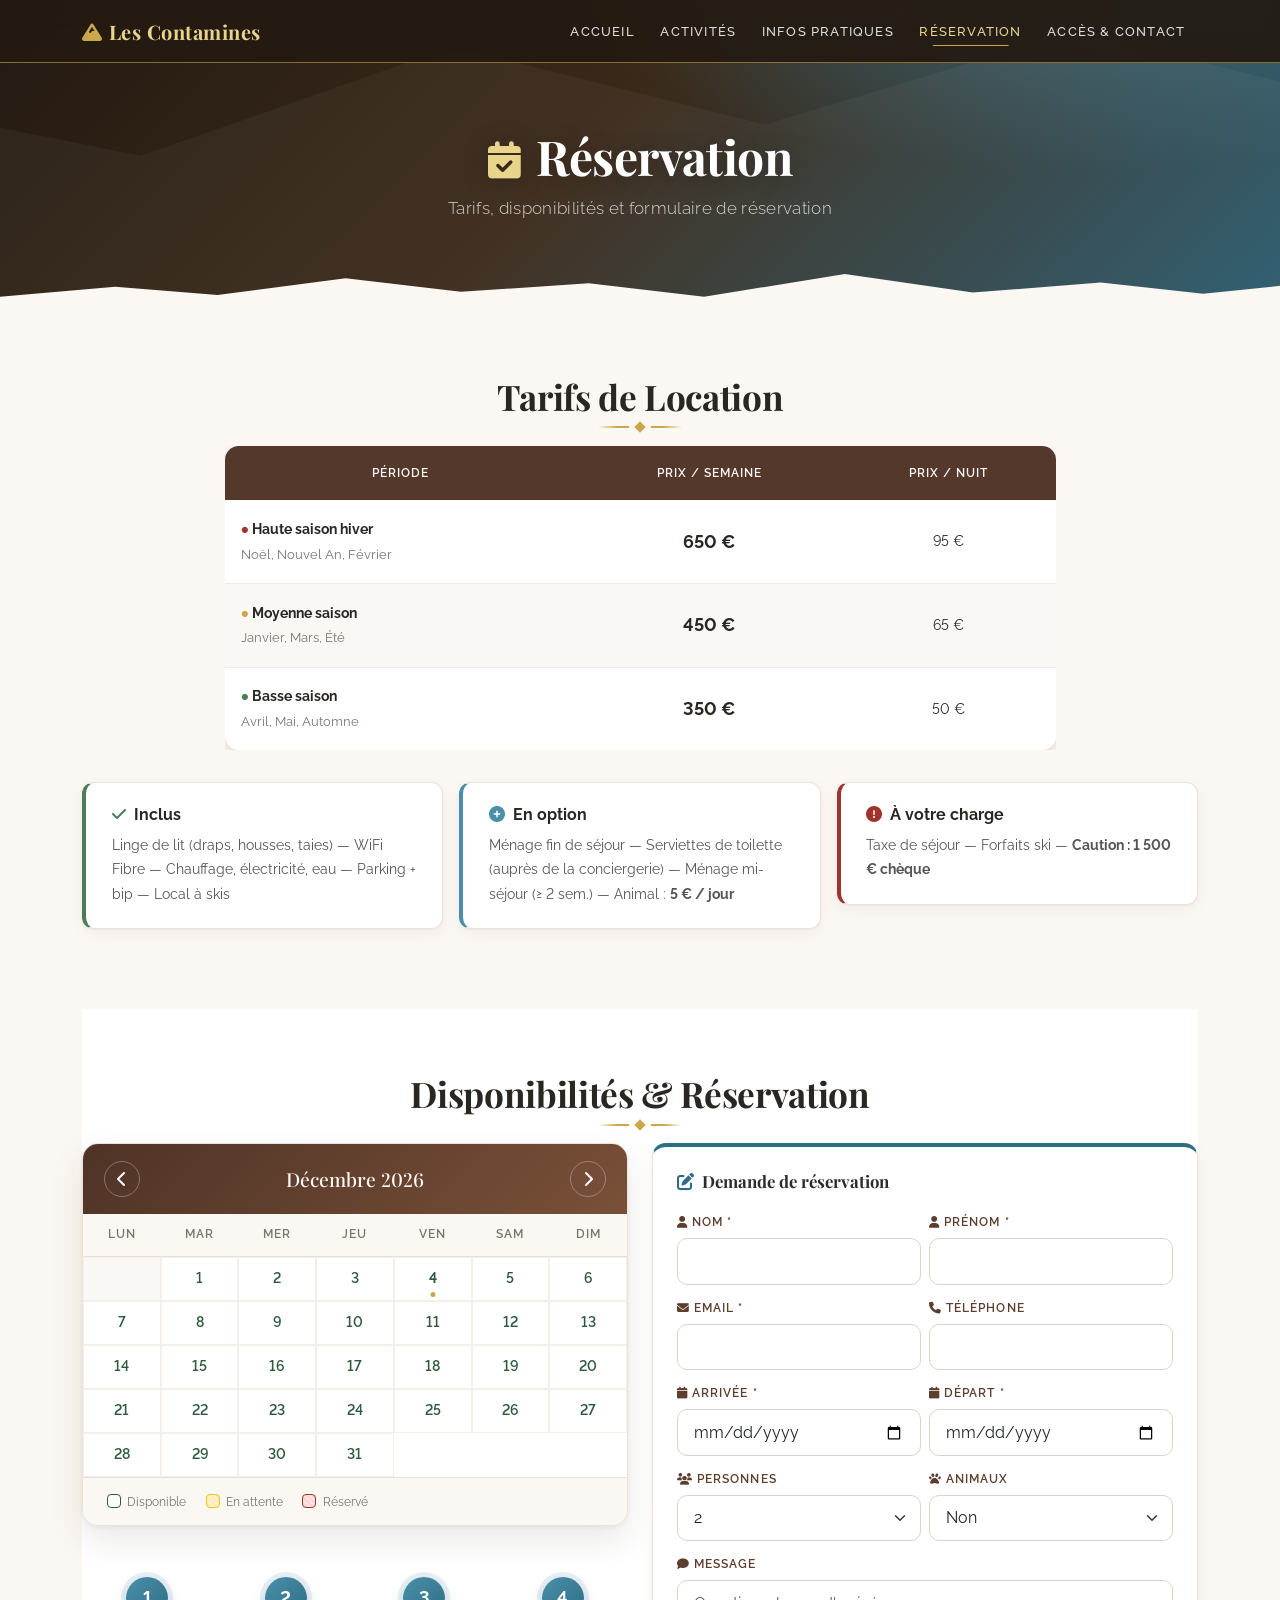
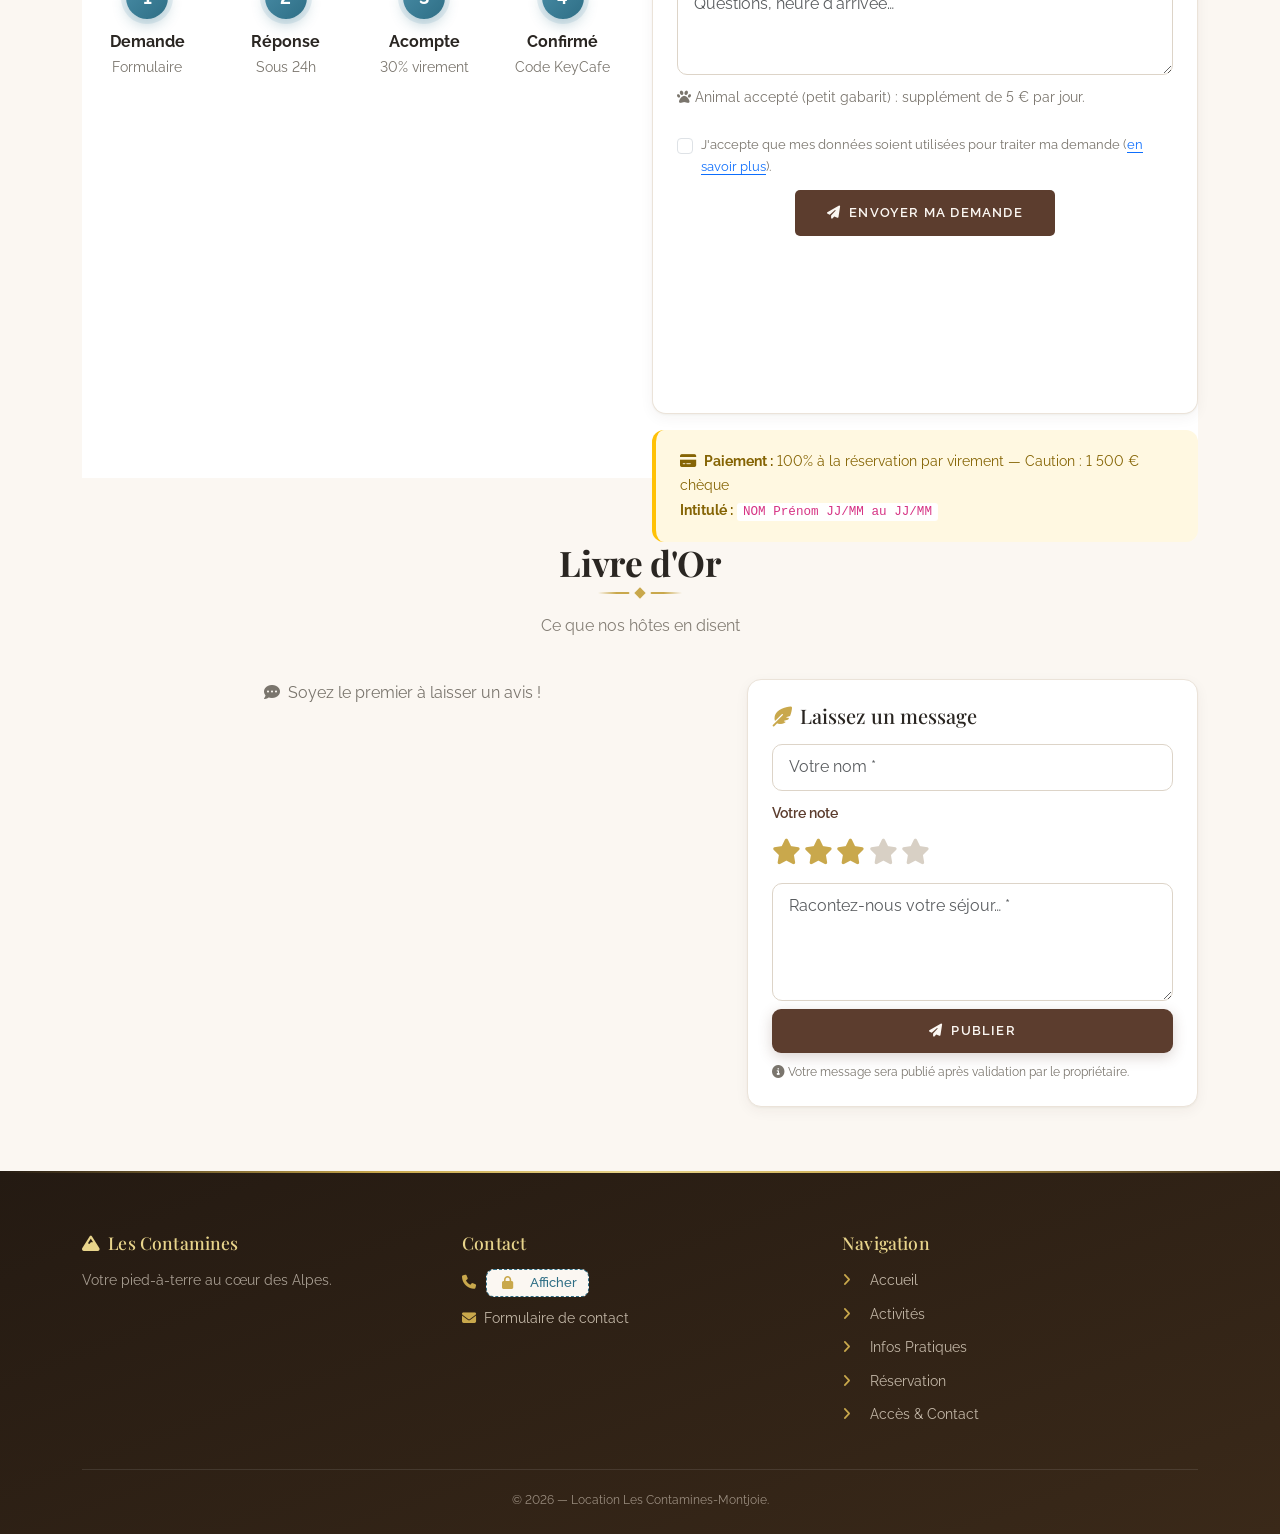
<file: reservation.html>
<!DOCTYPE html>
<html lang="fr">
<head>
    <meta charset="UTF-8">
    <meta name="viewport" content="width=device-width, initial-scale=1.0">
    <title>Réservation — Les Contamines-Montjoie</title>
    <link href="https://cdn.jsdelivr.net/npm/bootstrap@5.3.3/dist/css/bootstrap.min.css" rel="stylesheet">
    <link href="https://cdnjs.cloudflare.com/ajax/libs/font-awesome/6.5.1/css/all.min.css" rel="stylesheet">
    <link href="https://fonts.googleapis.com/css2?family=Playfair+Display:ital,wght@0,400;0,700;1,400&family=Raleway:wght@300;400;500;600;700&family=Caveat:wght@400;600&display=swap" rel="stylesheet">
    <link href="style.css" rel="stylesheet">
    <script src="https://web3forms.com/client/script.js" async defer></script>
    <style>
        .loading-spinner{display:inline-block;width:18px;height:18px;border:2px solid rgba(0,0,0,.1);border-top-color:var(--sky-dark);border-radius:50%;animation:spin .7s linear infinite}
        @keyframes spin{to{transform:rotate(360deg)}}
        .calendar-day.pending{background:repeating-linear-gradient(45deg,#fff3cd,#fff3cd 4px,#ffecb5 4px,#ffecb5 8px);color:#856404}
        .legend-dot.pending{background:repeating-linear-gradient(45deg,#fff3cd,#fff3cd 2px,#ffecb5 2px,#ffecb5 4px);border-color:#FFC107}
        .btn-submit-resa{background:var(--wood);color:var(--cream);border:none;padding:.75rem 2rem;font-weight:600;letter-spacing:1.2px;text-transform:uppercase;font-size:.82rem;border-radius:5px;transition:all .35s ease}
        .btn-submit-resa:hover:not(:disabled){background:var(--sky-dark);color:#fff;transform:translateY(-2px);box-shadow:0 6px 20px rgba(46,110,133,.25)}
        .btn-submit-resa:disabled{opacity:.6;cursor:not-allowed}
    </style>
</head>
<body>
<nav class="navbar navbar-expand-lg navbar-chalet fixed-top">
    <div class="container">
        <a class="navbar-brand" href="index.html"><i class="fas fa-mountain"></i>Les Contamines</a>
        <button class="navbar-toggler" type="button" data-bs-toggle="collapse" data-bs-target="#navMain"><span class="navbar-toggler-icon"></span></button>
        <div class="collapse navbar-collapse justify-content-end" id="navMain">
            <ul class="navbar-nav">
                <li class="nav-item"><a class="nav-link" href="index.html">Accueil</a></li>
                <li class="nav-item"><a class="nav-link" href="activites.html">Activités</a></li>
                <li class="nav-item"><a class="nav-link" href="pratique.html">Infos Pratiques</a></li>
                <li class="nav-item"><a class="nav-link active-page" href="reservation.html">Réservation</a></li>
                <li class="nav-item"><a class="nav-link" href="acces.html">Accès & Contact</a></li>
            </ul>
        </div>
    </div>
</nav>
<div class="page-hero">
    <h1><i class="fas fa-calendar-check me-3"></i>Réservation</h1>
    <p class="hero-sub">Tarifs, disponibilités et formulaire de réservation</p>
</div>
<div class="container">

<!-- TARIFS -->
<section>
    <h2 class="section-title reveal">Tarifs de Location</h2>
    <div class="section-divider reveal"></div>
    <div class="row justify-content-center"><div class="col-lg-9">
        <div class="table-responsive reveal">
            <table class="tarifs-table"><thead><tr><th>Période</th><th>Prix / semaine</th><th>Prix / nuit</th></tr></thead>
            <tbody>
                <tr><td style="text-align:left"><strong><span style="color:var(--red-savoie)">●</span> Haute saison hiver</strong><br><small style="color:var(--stone)">Noël, Nouvel An, Février</small></td><td><strong style="font-size:1.1rem">650 €</strong></td><td>95 €</td></tr>
                <tr><td style="text-align:left"><strong><span style="color:var(--gold)">●</span> Moyenne saison</strong><br><small style="color:var(--stone)">Janvier, Mars, Été</small></td><td><strong style="font-size:1.1rem">450 €</strong></td><td>65 €</td></tr>
                <tr><td style="text-align:left"><strong><span style="color:var(--pine-light)">●</span> Basse saison</strong><br><small style="color:var(--stone)">Avril, Mai, Automne</small></td><td><strong style="font-size:1.1rem">350 €</strong></td><td>50 €</td></tr>
            </tbody></table>
        </div>
    </div></div>
    <div class="row g-3 mt-3">
        <div class="col-md-4 reveal"><div class="info-block green"><h5><i class="fas fa-check me-2" style="color:var(--pine-light)"></i>Inclus</h5><p>Linge de lit (draps, housses, taies) — WiFi Fibre — Chauffage, électricité, eau — Parking + bip — Local à skis</p></div></div>
        <div class="col-md-4 reveal"><div class="info-block blue"><h5><i class="fas fa-plus-circle me-2" style="color:var(--sky)"></i>En option</h5><p>Ménage fin de séjour — Serviettes de toilette (auprès de la conciergerie) — Ménage mi-séjour (≥ 2 sem.) — Animal : <strong>5 € / jour</strong></p></div></div>
        <div class="col-md-4 reveal"><div class="info-block red"><h5><i class="fas fa-exclamation-circle me-2" style="color:var(--red-savoie)"></i>À votre charge</h5><p>Taxe de séjour — Forfaits ski — <strong>Caution : 1 500 € chèque</strong></p></div></div>
    </div>
</section>

<!-- CALENDRIER & FORMULAIRE -->
<section class="section-alt">
    <h2 class="section-title reveal">Disponibilités & Réservation</h2>
    <div class="section-divider reveal"></div>
    <div class="row g-4">
        <div class="col-lg-6 reveal">
            <div class="calendar-wrapper">
                <div class="calendar-header">
                    <button class="calendar-nav" onclick="changeMonth(-1)"><i class="fas fa-chevron-left"></i></button>
                    <h4 id="calendarTitle"><span class="loading-spinner me-2" id="calendarLoader" style="display:none"></span><span id="calendarTitleText"></span></h4>
                    <button class="calendar-nav" onclick="changeMonth(1)"><i class="fas fa-chevron-right"></i></button>
                </div>
                <div class="calendar-grid" id="calendarGrid"></div>
                <div class="calendar-legend">
                    <div class="legend-item"><div class="legend-dot avail"></div> Disponible</div>
                    <div class="legend-item"><div class="legend-dot pending"></div> En attente</div>
                    <div class="legend-item"><div class="legend-dot booked"></div> Réservé</div>
                </div>
            </div>
            <div class="row g-2 mt-4">
                <div class="col-3"><div class="step-card"><div class="step-num">1</div><h6>Demande</h6><p>Formulaire</p></div></div>
                <div class="col-3"><div class="step-card"><div class="step-num">2</div><h6>Réponse</h6><p>Sous 24h</p></div></div>
                <div class="col-3"><div class="step-card"><div class="step-num">3</div><h6>Acompte</h6><p>30% virement</p></div></div>
                <div class="col-3"><div class="step-card"><div class="step-num">4</div><h6>Confirmé</h6><p>Code KeyCafe</p></div></div>
            </div>
        </div>
        <div class="col-lg-6 reveal">
            <div class="card-chalet" style="border-top:4px solid var(--sky-dark)">
                <h5 class="mb-3"><i class="fas fa-pen-to-square me-2" style="color:var(--sky-dark)"></i>Demande de réservation</h5>
                <div class="row g-2">
                    <div class="col-6"><label class="form-label-chalet"><i class="fas fa-user me-1"></i>Nom *</label><input type="text" class="form-control" id="resaNom" required></div>
                    <div class="col-6"><label class="form-label-chalet"><i class="fas fa-user me-1"></i>Prénom *</label><input type="text" class="form-control" id="resaPrenom" required></div>
                    <div class="col-6"><label class="form-label-chalet"><i class="fas fa-envelope me-1"></i>Email *</label><input type="email" class="form-control" id="resaEmail" required></div>
                    <div class="col-6"><label class="form-label-chalet"><i class="fas fa-phone me-1"></i>Téléphone</label><input type="tel" class="form-control" id="resaTel"></div>
                    <div class="col-6"><label class="form-label-chalet"><i class="fas fa-calendar me-1"></i>Arrivée *</label><input type="date" class="form-control" id="resaArrivee" required></div>
                    <div class="col-6"><label class="form-label-chalet"><i class="fas fa-calendar me-1"></i>Départ *</label><input type="date" class="form-control" id="resaDepart" required></div>
                    <div class="col-6"><label class="form-label-chalet"><i class="fas fa-users me-1"></i>Personnes</label><select class="form-select" id="resaNb"><option>1</option><option selected>2</option><option>3</option><option>4</option></select></div>
                    <div class="col-6"><label class="form-label-chalet"><i class="fas fa-paw me-1"></i>Animaux</label><select class="form-select" id="resaAnimaux"><option value="Non">Non</option><option value="Oui">Oui (petit gabarit)</option></select></div>
                    <div class="col-12"><label class="form-label-chalet"><i class="fas fa-comment me-1"></i>Message</label><textarea class="form-control" id="resaMessage" rows="3" placeholder="Questions, heure d'arrivée…"></textarea></div>
                    <div class="col-12"><small style="color:var(--stone)"><i class="fas fa-paw me-1"></i>Animal accepté (petit gabarit) : supplément de 5 € par jour.</small></div>
                    <div class="col-12 my-2"><div class="h-captcha" data-captcha="true"></div></div>
                    <div class="col-12"><div class="form-check"><input class="form-check-input" type="checkbox" id="resaRgpd" required><label class="form-check-label" for="resaRgpd" style="font-size:.82rem;color:var(--stone)">J'accepte que mes données soient utilisées pour traiter ma demande (<a href="mentions.html" target="_blank" rel="noopener">en savoir plus</a>).</label></div></div>
                    <div class="col-12 text-center mt-2"><button class="btn-submit-resa" id="btnSubmitResa" onclick="submitReservation()"><i class="fas fa-paper-plane me-2"></i>Envoyer ma demande</button></div>
                </div>
            </div>
            <div class="warning-box mt-3"><p><i class="fas fa-credit-card me-2"></i><strong>Paiement :</strong> 100% à la réservation par virement — Caution : 1 500 € chèque<br><strong>Intitulé :</strong> <code style="background:#fff;padding:2px 6px;border-radius:3px">NOM Prénom JJ/MM au JJ/MM</code></p></div>
        </div>
    </div>
</section>

<!-- LIVRE D'OR -->
<section>
    <h2 class="section-title reveal">Livre d'Or</h2>
    <div class="section-divider reveal"></div>
    <p class="section-subtitle reveal">Ce que nos hôtes en disent</p>
    <div class="row g-4">
        <div class="col-lg-7 reveal"><div id="guestbookEntries"><div class="text-center py-4"><div class="loading-spinner"></div><p class="mt-2" style="color:var(--stone);font-size:.85rem">Chargement…</p></div></div></div>
        <div class="col-lg-5 reveal">
            <div class="guestbook-form">
                <h5 style="font-family:'Playfair Display',serif;margin-bottom:1rem"><i class="fas fa-feather-alt me-2" style="color:var(--gold)"></i>Laissez un message</h5>
                <div class="mb-2"><input type="text" class="form-control" id="gbNom" placeholder="Votre nom *"></div>
                <div class="mb-2"><label class="form-label-chalet" style="text-transform:none;letter-spacing:0;font-size:.88rem">Votre note</label>
                    <div class="star-rating">
                        <input type="radio" name="rating" id="star5" value="5"><label for="star5"><i class="fas fa-star"></i></label>
                        <input type="radio" name="rating" id="star4" value="4"><label for="star4"><i class="fas fa-star"></i></label>
                        <input type="radio" name="rating" id="star3" value="3" checked><label for="star3"><i class="fas fa-star"></i></label>
                        <input type="radio" name="rating" id="star2" value="2"><label for="star2"><i class="fas fa-star"></i></label>
                        <input type="radio" name="rating" id="star1" value="1"><label for="star1"><i class="fas fa-star"></i></label>
                    </div>
                </div>
                <div class="mb-2"><textarea class="form-control" id="gbMessage" rows="4" placeholder="Racontez-nous votre séjour… *"></textarea></div>
                <button class="btn btn-chalet w-100" id="btnSubmitGb" onclick="submitGuestbook()"><i class="fas fa-paper-plane me-2"></i>Publier</button>
                <p class="mt-2 mb-0" style="font-size:.78rem;color:var(--stone)"><i class="fas fa-info-circle me-1"></i>Votre message sera publié après validation par le propriétaire.</p>
            </div>
        </div>
    </div>
</section>
</div>
<div class="toast-container" id="toastContainer"></div>
<footer class="footer"><div class="container"><div class="row g-4">
    <div class="col-md-4"><h5><i class="fas fa-mountain me-2"></i>Les Contamines</h5><p style="font-size:.88rem;color:#a89e92">Votre pied-à-terre au cœur des Alpes.</p></div>
    <div class="col-md-4"><h5>Contact</h5><ul class="footer-list"><li><i class="fas fa-phone"></i><span class="pp-zone pp-zone-sm" data-phone="protect"></span></li><li><a href="acces.html#contact-form"><i class="fas fa-envelope me-1"></i>Formulaire de contact</a></li></ul></div>
    <div class="col-md-4"><h5>Navigation</h5><ul class="footer-list"><li><a href="index.html"><i class="fas fa-angle-right"></i> Accueil</a></li><li><a href="activites.html"><i class="fas fa-angle-right"></i> Activités</a></li><li><a href="pratique.html"><i class="fas fa-angle-right"></i> Infos Pratiques</a></li><li><a href="reservation.html"><i class="fas fa-angle-right"></i> Réservation</a></li><li><a href="acces.html"><i class="fas fa-angle-right"></i> Accès & Contact</a></li></ul></div>
</div><div class="footer-bottom"><p class="mb-0">&copy; 2026 — Location Les Contamines-Montjoie.</p></div></div></footer>
<script src="https://cdn.jsdelivr.net/npm/bootstrap@5.3.3/dist/js/bootstrap.bundle.min.js"></script>
<script src="config.js"></script>
<script>
// ═══════ TOAST ═══════
function showToast(m,e){const t=document.createElement('div');t.className='toast-custom'+(e?' error':'');t.innerHTML='<i class="fas '+(e?'fa-exclamation-circle':'fa-check-circle')+'" style="color:'+(e?'var(--red-savoie)':'var(--pine-light)')+'"></i><span>'+m+'</span>';document.getElementById('toastContainer').appendChild(t);setTimeout(()=>{t.style.opacity='0';t.style.transform='translateX(50px)';t.style.transition='all .4s';setTimeout(()=>t.remove(),400)},5000)}

// ═══════ CALENDRIER ═══════
const MOIS=['Janvier','Février','Mars','Avril','Mai','Juin','Juillet','Août','Septembre','Octobre','Novembre','Décembre'];
const JOURS=['Lun','Mar','Mer','Jeu','Ven','Sam','Dim'];
let cMonth,cYear,bookedDates={};
function genRange(s,e){const d=[],c=new Date(s),end=new Date(e);while(c<=end){d.push(c.toISOString().split('T')[0]);c.setDate(c.getDate()+1)}return d}

async function loadBookings(){
    document.getElementById('calendarLoader').style.display='inline-block';
    try{
        const records=await WorkerAPI.readAll('Reservations',{filterByFormula:'OR({Statut}="Confirmée",{Statut}="En attente")'});
        bookedDates={};
        records.forEach(r=>{const f=r.fields;if(f['Arrivée']&&f['Départ']){genRange(f['Arrivée'],f['Départ']).forEach(d=>{if(!bookedDates[d]||f.Statut==='Confirmée')bookedDates[d]=f.Statut})}});
    }catch(err){console.error(err);bookedDates={}}
    document.getElementById('calendarLoader').style.display='none';
    renderCalendar();
}

function initCalendar(){const n=new Date();cMonth=n.getMonth();cYear=n.getFullYear();renderCalendar();loadBookings()}
function changeMonth(d){cMonth+=d;if(cMonth>11){cMonth=0;cYear++}if(cMonth<0){cMonth=11;cYear--}renderCalendar()}
function renderCalendar(){
    document.getElementById('calendarTitleText').textContent=MOIS[cMonth]+' '+cYear;
    const g=document.getElementById('calendarGrid');g.innerHTML='';
    JOURS.forEach(j=>{const e=document.createElement('div');e.className='calendar-day-header';e.textContent=j;g.appendChild(e)});
    let s=new Date(cYear,cMonth,1).getDay();s=s===0?6:s-1;
    const days=new Date(cYear,cMonth+1,0).getDate(),today=new Date().toISOString().split('T')[0];
    for(let i=0;i<s;i++){const e=document.createElement('div');e.className='calendar-day empty';g.appendChild(e)}
    for(let d=1;d<=days;d++){
        const ds=cYear+'-'+String(cMonth+1).padStart(2,'0')+'-'+String(d).padStart(2,'0');
        const e=document.createElement('div'),st=bookedDates[ds];
        let c='calendar-day';
        if(st==='Confirmée')c+=' booked';else if(st==='En attente')c+=' pending';else c+=' available';
        if(ds===today)c+=' today';
        e.className=c;e.textContent=d;
        if(!st)e.onclick=()=>{document.getElementById('resaArrivee').value=ds;document.getElementById('resaArrivee').scrollIntoView({behavior:'smooth',block:'center'})};
        g.appendChild(e);
    }
}

// ═══════ RÉSERVATION ═══════
async function submitReservation(){
    const nom=document.getElementById('resaNom').value.trim(),prenom=document.getElementById('resaPrenom').value.trim(),
    email=document.getElementById('resaEmail').value.trim(),tel=document.getElementById('resaTel').value.trim(),
    arr=document.getElementById('resaArrivee').value,dep=document.getElementById('resaDepart').value,
    nb=document.getElementById('resaNb').value,anim=document.getElementById('resaAnimaux').value,
    msg=document.getElementById('resaMessage').value.trim(),rgpd=document.getElementById('resaRgpd').checked;

    if(!nom||!prenom||!email||!arr||!dep){showToast('Remplissez tous les champs obligatoires (*).',true);return}
    if(!rgpd){showToast("Acceptez les conditions.",true);return}
    if(new Date(dep)<=new Date(arr)){showToast("Le départ doit être après l'arrivée.",true);return}

    const conflict=genRange(arr,dep).find(d=>bookedDates[d]==='Confirmée');
    if(conflict){showToast("Dates déjà réservées, vérifiez le calendrier.",true);return}

    const btn=document.getElementById('btnSubmitResa');btn.disabled=true;btn.innerHTML='<span class="loading-spinner me-2"></span>Envoi…';

    let emailOk=false, workerOk=false;

    // 1) Email via Web3Forms
    try{
        const fd=new FormData();
        fd.append('subject','🏔️ Réservation — '+arr+' au '+dep);
        fd.append('from_name',prenom+' '+nom);
        fd.append('Nom',nom+' '+prenom);fd.append('Email',email);
        fd.append('Téléphone',tel||'—');fd.append('Arrivée',arr);
        fd.append('Départ',dep);fd.append('Personnes',nb);
        fd.append('Animaux',anim);fd.append('Message',msg||'—');
        const hc=document.querySelector('[name="h-captcha-response"]');
        if(hc&&hc.value)fd.append('h-captcha-response',hc.value);
        emailOk=await sendWeb3Form(fd);
    }catch(err){console.error('Web3Forms:',err)}

    // 2) Airtable via Worker
    try{
        const r=await WorkerAPI.create('Reservations',{
            'Nom':nom+' '+prenom,
            'Email':email,
            'Téléphone':tel,
            'Arrivée':arr,
            'Départ':dep,
            'Nombre de personnes':parseInt(nb),
            'Animaux':anim==='Oui',
            'Message':msg
        });
        if(r)workerOk=true;
    }catch(err){console.error('Worker:',err)}

    btn.disabled=false;btn.innerHTML='<i class="fas fa-paper-plane me-2"></i>Envoyer ma demande';

    // Si au moins un a marché → succès
    if(emailOk||workerOk){
        showToast('Demande envoyée ! Nous vous répondrons sous 24h.');
        ['resaNom','resaPrenom','resaEmail','resaTel','resaArrivee','resaDepart','resaMessage'].forEach(id=>document.getElementById(id).value='');
        document.getElementById('resaRgpd').checked=false;
        if(workerOk)setTimeout(loadBookings,1500);
    }else{
        showToast("Une erreur est survenue. Réessayez, ou appelez-nous (numéro en bas de page).",true);
    }
}

// ═══════ LIVRE D'OR ═══════
const DEFAULT_REVIEWS=[];

function escapeHtml(t){const d=document.createElement('div');d.textContent=t;return d.innerHTML}

function renderGuestbook(reviews){
    const c=document.getElementById('guestbookEntries');c.innerHTML='';
    if(!reviews.length){c.innerHTML='<p class="text-center" style="color:var(--stone)"><i class="fas fa-comment-dots me-2"></i>Soyez le premier à laisser un avis !</p>';return}
    reviews.forEach(e=>{const el=document.createElement('div');el.className='guestbook-entry';
    el.innerHTML='<div class="guestbook-stars">'+'★'.repeat(e.rating)+'☆'.repeat(5-e.rating)+'</div><div class="guestbook-quote">'+escapeHtml(e.text)+'</div><div class="d-flex justify-content-between align-items-center"><span class="guestbook-author"><i class="fas fa-user-circle me-1"></i>'+escapeHtml(e.name)+'</span><span class="guestbook-date"><i class="far fa-calendar me-1"></i>'+e.date+'</span></div>';
    c.appendChild(el)});
}

async function loadGuestbook(){
    try{
        const records=await WorkerAPI.readAll('LivreDor',{filterByFormula:'{Approuvé}=TRUE()'});
        const reviews=records.sort((a,b)=>(b.fields['Date de publication']||'').localeCompare(a.fields['Date de publication']||'')).map(r=>({
            name:r.fields.Nom||r.fields.Client||'Anonyme',
            date:r.fields['Date de publication']?formatDate(r.fields['Date de publication']):'',
            rating:r.fields.Note||5,
            text:r.fields.Message||''
        }));
        renderGuestbook(reviews);
    }catch(err){renderGuestbook(DEFAULT_REVIEWS)}
}

function formatDate(ds){const d=new Date(ds);return MOIS[d.getMonth()]+' '+d.getFullYear()}

async function submitGuestbook(){
    const nom=document.getElementById('gbNom').value.trim(),msg=document.getElementById('gbMessage').value.trim();
    if(!nom||!msg){showToast('Remplissez nom et message.',true);return}
    const r=document.querySelector('input[name="rating"]:checked'),rating=r?parseInt(r.value):3;
    const btn=document.getElementById('btnSubmitGb');btn.disabled=true;btn.innerHTML='<span class="loading-spinner me-2"></span>Envoi…';
    try{
        const res=await WorkerAPI.create('LivreDor',{Nom:nom,Note:rating,Message:msg,'Date de publication':new Date().toISOString().split('T')[0]});
        if(res)showToast('Merci ! Votre message sera publié après validation.');
        else showToast("Erreur, veuillez réessayer.",true);
    }catch(err){showToast("Erreur, veuillez réessayer.",true)}
    btn.disabled=false;btn.innerHTML='<i class="fas fa-paper-plane me-2"></i>Publier';
    document.getElementById('gbNom').value='';document.getElementById('gbMessage').value='';
}

// ═══════ INIT ═══════
window.addEventListener('scroll',()=>{document.querySelector('.navbar-chalet').classList.toggle('scrolled',window.scrollY>60)});
const observer=new IntersectionObserver(e=>{e.forEach(x=>{if(x.isIntersecting)x.target.classList.add('visible')})},{threshold:.1,rootMargin:'0px 0px -40px 0px'});
document.querySelectorAll('.reveal').forEach(el=>observer.observe(el));
document.addEventListener('DOMContentLoaded',()=>{initCalendar();loadGuestbook()});
</script>
<script src="phone-protect.js" defer></script>
</body>
</html>
</file>
<file: style.css>
/* ══════════════════════════════════════
   CONTA74 — Location Les Contamines
   Shared Stylesheet
   ══════════════════════════════════════ */

:root {
    --wood: #5C3D2E;
    --wood-light: #8B6914;
    --cream: #FBF7F2;
    --cream-dark: #F0E9DF;
    --snow: #FFFFFF;
    --sky: #4A8EA8;
    --sky-dark: #2E6E85;
    --sky-light: #D4EEF7;
    --pine: #2D5A3D;
    --pine-light: #4A7C5C;
    --gold: #C9A84C;
    --gold-light: #E8D48B;
    --charcoal: #2C2C2C;
    --stone: #7A756D;
    --red-savoie: #A0332C;
    --warm-bg: #F9F5F0;
}

* { box-sizing: border-box; }

body {
    font-family: 'Raleway', sans-serif;
    background-color: var(--cream);
    color: var(--charcoal);
    line-height: 1.7;
}

/* ══════════ NAVBAR ══════════ */
.navbar-chalet {
    background: rgba(43, 30, 20, 0.96);
    backdrop-filter: blur(12px);
    padding: 0.6rem 0;
    transition: all 0.4s ease;
    border-bottom: 2px solid var(--gold);
}
.navbar-chalet.scrolled {
    padding: 0.35rem 0;
    box-shadow: 0 4px 20px rgba(0,0,0,0.2);
}
.navbar-chalet .navbar-brand {
    font-family: 'Playfair Display', serif;
    color: var(--gold-light) !important;
    font-size: 1.25rem;
    font-weight: 700;
    letter-spacing: 0.5px;
}
.navbar-chalet .navbar-brand i { color: var(--gold); margin-right: 0.4rem; }
.navbar-chalet .nav-link {
    color: rgba(255,255,255,0.85) !important;
    font-weight: 500;
    font-size: 0.8rem;
    text-transform: uppercase;
    letter-spacing: 1.2px;
    padding: 0.5rem 0.8rem !important;
    position: relative;
    transition: color 0.3s;
}
.navbar-chalet .nav-link::after {
    content: '';
    position: absolute;
    bottom: 0; left: 50%;
    width: 0; height: 2px;
    background: var(--gold);
    transition: all 0.3s ease;
    transform: translateX(-50%);
}
.navbar-chalet .nav-link:hover,
.navbar-chalet .nav-link.active-page { color: var(--gold-light) !important; }
.navbar-chalet .nav-link:hover::after,
.navbar-chalet .nav-link.active-page::after { width: 60%; }
.navbar-toggler { border-color: var(--gold) !important; }
.navbar-toggler-icon { filter: invert(1); }

/* ══════════ PAGE HERO ══════════ */
.page-hero {
    background: linear-gradient(135deg, #2B1E14 0%, #3D2B1A 40%, var(--sky-dark) 100%);
    padding: 7rem 0 3rem;
    text-align: center;
    position: relative;
    overflow: hidden;
}
.page-hero::before {
    content: '';
    position: absolute;
    inset: 0;
    background: url("data:image/svg+xml,%3Csvg viewBox='0 0 1440 200' xmlns='http://www.w3.org/2000/svg'%3E%3Cpath d='M0 120 L200 60 L400 100 L600 30 L800 80 L1000 20 L1200 70 L1440 40 L1440 200 L0 200Z' fill='%23fff' opacity='0.04'/%3E%3C/svg%3E") no-repeat bottom center;
    background-size: cover;
}
.page-hero h1 {
    font-family: 'Playfair Display', serif;
    color: white;
    font-size: clamp(2rem, 4vw, 3rem);
    font-weight: 700;
    margin-bottom: 0.5rem;
    position: relative;
}
.page-hero .hero-sub {
    color: rgba(255,255,255,0.7);
    font-size: 1.05rem;
    font-weight: 300;
    position: relative;
}

/* ══════════ SECTIONS ══════════ */
section { padding: 4rem 0; }
.section-alt { background: var(--snow); }

.section-title {
    font-family: 'Playfair Display', serif;
    font-size: 2.2rem;
    font-weight: 700;
    color: var(--charcoal);
    text-align: center;
    margin-bottom: 0.5rem;
}
.section-divider {
    width: 50px; height: 3px;
    background: var(--gold);
    margin: 0 auto 0.8rem;
    border-radius: 2px;
}
.section-subtitle {
    text-align: center;
    color: var(--stone);
    font-weight: 300;
    font-size: 1rem;
    margin-bottom: 2.5rem;
}

/* ══════════ CARDS ══════════ */
.card-chalet {
    background: white;
    border: 1px solid #e8e0d8;
    border-radius: 10px;
    padding: 1.5rem;
    transition: all 0.3s ease;
    height: 100%;
}
.card-chalet:hover {
    transform: translateY(-3px);
    box-shadow: 0 8px 25px rgba(0,0,0,0.07);
}
.card-chalet h5 {
    font-family: 'Playfair Display', serif;
    font-weight: 700;
    color: var(--charcoal);
    margin-bottom: 0.5rem;
    font-size: 1.05rem;
}
.card-chalet p, .card-chalet li {
    color: #666;
    font-size: 0.9rem;
    line-height: 1.6;
}

.card-icon {
    width: 50px; height: 50px;
    border-radius: 10px;
    display: flex;
    align-items: center;
    justify-content: center;
    font-size: 1.2rem;
    color: white;
    margin-bottom: 1rem;
    flex-shrink: 0;
}
.card-icon.sky { background: linear-gradient(135deg, var(--sky), var(--sky-dark)); }
.card-icon.pine { background: linear-gradient(135deg, var(--pine-light), var(--pine)); }
.card-icon.gold { background: linear-gradient(135deg, var(--gold), #B8942F); }
.card-icon.wood { background: linear-gradient(135deg, var(--wood), #7A5038); }
.card-icon.red { background: linear-gradient(135deg, #C0453E, var(--red-savoie)); }

/* ══════════ INFO BLOCKS ══════════ */
.info-block {
    background: var(--cream);
    border-radius: 10px;
    padding: 1.5rem;
    border-left: 4px solid var(--sky);
    margin-bottom: 1rem;
}
.info-block.green { border-left-color: var(--pine-light); }
.info-block.gold { border-left-color: var(--gold); }
.info-block.red { border-left-color: var(--red-savoie); }
.info-block.blue { border-left-color: var(--sky); }
.info-block h5 {
    font-weight: 700;
    margin-bottom: 0.4rem;
    font-size: 1rem;
}
.info-block p, .info-block li {
    font-size: 0.9rem;
    color: #555;
    line-height: 1.7;
    margin: 0;
}

/* Warning box */
.warning-box {
    background: #FFF8E1;
    border-left: 4px solid #FFC107;
    border-radius: 8px;
    padding: 1.2rem 1.5rem;
    margin: 1.5rem 0;
}
.warning-box p { color: #856404; margin: 0; font-size: 0.9rem; }

.success-box {
    background: #E8F5E9;
    border-left: 4px solid var(--pine-light);
    border-radius: 8px;
    padding: 1.2rem 1.5rem;
    margin: 1.5rem 0;
}
.success-box p { color: #2E7D32; margin: 0; font-size: 0.9rem; }

/* ══════════ BUTTONS ══════════ */
.btn-chalet {
    background: var(--wood);
    color: var(--cream);
    border: none;
    padding: 0.75rem 2rem;
    font-weight: 600;
    letter-spacing: 1.2px;
    text-transform: uppercase;
    font-size: 0.82rem;
    border-radius: 5px;
    transition: all 0.35s ease;
}
.btn-chalet:hover {
    background: var(--sky-dark);
    color: white;
    transform: translateY(-2px);
    box-shadow: 0 6px 20px rgba(46,110,133,0.25);
}
.btn-outline-chalet {
    background: transparent;
    color: var(--wood);
    border: 2px solid var(--wood);
    padding: 0.7rem 1.8rem;
    font-weight: 600;
    letter-spacing: 1.2px;
    text-transform: uppercase;
    font-size: 0.82rem;
    border-radius: 5px;
    transition: all 0.35s ease;
}
.btn-outline-chalet:hover {
    background: var(--wood);
    color: var(--cream);
}
.btn-pine {
    background: var(--pine-light);
    color: white;
    border: none;
    padding: 0.7rem 1.5rem;
    font-weight: 600;
    border-radius: 5px;
    transition: all 0.3s;
}
.btn-pine:hover {
    background: var(--pine);
    color: white;
    transform: translateY(-1px);
}

/* ══════════ GALLERY ══════════ */
.gallery-grid {
    display: grid;
    grid-template-columns: repeat(auto-fill, minmax(260px, 1fr));
    gap: 1rem;
}
.gallery-item {
    position: relative;
    border-radius: 8px;
    overflow: hidden;
    aspect-ratio: 4/3;
    cursor: pointer;
    background: var(--cream-dark);
    border: 1px solid #e0d8cf;
}
.gallery-item img {
    width: 100%; height: 100%;
    object-fit: cover;
    transition: transform 0.6s ease;
}
.gallery-item:hover img { transform: scale(1.06); }
.gallery-overlay {
    position: absolute;
    inset: 0;
    background: linear-gradient(to top, rgba(43,30,20,0.7), transparent 50%);
    opacity: 0;
    transition: opacity 0.4s ease;
    display: flex;
    align-items: flex-end;
    padding: 1.2rem;
}
.gallery-item:hover .gallery-overlay { opacity: 1; }
.gallery-overlay span {
    color: white;
    font-family: 'Playfair Display', serif;
    font-size: 1rem;
}
.gallery-placeholder {
    display: flex;
    flex-direction: column;
    align-items: center;
    justify-content: center;
    color: var(--stone);
    font-size: 0.85rem;
    height: 100%;
}
.gallery-placeholder i { font-size: 2rem; margin-bottom: 0.5rem; color: #c4b8a8; }

.filter-btn {
    padding: 0.5rem 1.2rem;
    background: var(--cream-dark);
    border: 1px solid #d8d0c5;
    border-radius: 50px;
    font-size: 0.82rem;
    font-weight: 500;
    color: var(--stone);
    cursor: pointer;
    transition: all 0.3s;
    font-family: 'Raleway', sans-serif;
}
.filter-btn:hover, .filter-btn.active {
    background: var(--sky-dark);
    color: white;
    border-color: var(--sky-dark);
}

/* Lightbox */
.lightbox {
    display: none;
    position: fixed;
    inset: 0;
    z-index: 9999;
    background: rgba(0,0,0,0.92);
    align-items: center;
    justify-content: center;
}
.lightbox.active { display: flex; }
.lightbox img {
    max-width: 90vw;
    max-height: 85vh;
    border-radius: 6px;
}
.lightbox-close {
    position: absolute;
    top: 1.5rem; right: 2rem;
    color: white;
    font-size: 2rem;
    cursor: pointer;
    background: none;
    border: none;
    transition: transform 0.3s;
}
.lightbox-close:hover { transform: rotate(90deg); }
.lightbox-nav {
    position: absolute;
    top: 50%;
    transform: translateY(-50%);
    color: white;
    font-size: 2rem;
    cursor: pointer;
    background: rgba(255,255,255,0.1);
    border: none;
    width: 46px; height: 46px;
    border-radius: 50%;
    display: flex;
    align-items: center;
    justify-content: center;
    transition: background 0.3s;
}
.lightbox-nav:hover { background: rgba(255,255,255,0.25); }
.lightbox-prev { left: 1.5rem; }
.lightbox-next { right: 1.5rem; }

/* ══════════ CALENDAR ══════════ */
.calendar-wrapper {
    background: white;
    border-radius: 12px;
    box-shadow: 0 4px 25px rgba(0,0,0,0.06);
    overflow: hidden;
    border: 1px solid #e8e0d8;
}
.calendar-header {
    background: linear-gradient(135deg, var(--wood), #7A5038);
    color: var(--cream);
    padding: 1rem 1.5rem;
    display: flex;
    align-items: center;
    justify-content: space-between;
}
.calendar-header h4 {
    font-family: 'Playfair Display', serif;
    margin: 0;
    font-size: 1.2rem;
}
.calendar-nav {
    background: none;
    border: 1px solid rgba(255,255,255,0.3);
    color: white;
    width: 34px; height: 34px;
    border-radius: 50%;
    cursor: pointer;
    display: flex;
    align-items: center;
    justify-content: center;
    transition: all 0.3s;
}
.calendar-nav:hover { background: rgba(255,255,255,0.2); }
.calendar-grid {
    display: grid;
    grid-template-columns: repeat(7, 1fr);
}
.calendar-day-header {
    padding: 0.7rem 0.2rem;
    text-align: center;
    font-weight: 600;
    font-size: 0.72rem;
    text-transform: uppercase;
    letter-spacing: 1px;
    color: var(--stone);
    background: var(--cream);
    border-bottom: 1px solid #e8e0d8;
}
.calendar-day {
    padding: 0.5rem;
    text-align: center;
    font-size: 0.85rem;
    cursor: default;
    position: relative;
    min-height: 40px;
    display: flex;
    align-items: center;
    justify-content: center;
    border: 1px solid #f0ebe5;
    transition: all 0.2s;
}
.calendar-day.empty { background: #faf8f5; }
.calendar-day.available {
    color: var(--pine);
    font-weight: 600;
    cursor: pointer;
}
.calendar-day.available:hover {
    background: var(--pine-light);
    color: white;
    border-radius: 4px;
}
.calendar-day.booked {
    background: repeating-linear-gradient(45deg, #fce4e4, #fce4e4 4px, #f9d4d4 4px, #f9d4d4 8px);
    color: var(--red-savoie);
}
.calendar-day.today { font-weight: 700; }
.calendar-day.today::after {
    content: '';
    position: absolute;
    bottom: 3px; left: 50%;
    transform: translateX(-50%);
    width: 5px; height: 5px;
    border-radius: 50%;
    background: var(--gold);
}
.calendar-legend {
    display: flex;
    gap: 1.5rem;
    padding: 0.8rem 1.5rem;
    background: var(--cream);
    border-top: 1px solid #e8e0d8;
    flex-wrap: wrap;
}
.legend-item {
    display: flex;
    align-items: center;
    gap: 0.4rem;
    font-size: 0.78rem;
    color: var(--stone);
}
.legend-dot {
    width: 14px; height: 14px;
    border-radius: 3px;
    border: 1px solid #ddd;
}
.legend-dot.avail { background: white; border-color: var(--pine); }
.legend-dot.booked {
    background: repeating-linear-gradient(45deg, #fce4e4, #fce4e4 2px, #f9d4d4 2px, #f9d4d4 4px);
    border-color: var(--red-savoie);
}

/* ══════════ TARIFS TABLE ══════════ */
.tarifs-table {
    width: 100%;
    border-collapse: separate;
    border-spacing: 0;
    border-radius: 10px;
    overflow: hidden;
    box-shadow: 0 2px 15px rgba(0,0,0,0.05);
}
.tarifs-table thead th {
    background: var(--wood);
    color: var(--cream);
    padding: 1rem;
    font-size: 0.85rem;
    font-weight: 600;
    text-transform: uppercase;
    letter-spacing: 0.5px;
    text-align: center;
}
.tarifs-table td {
    padding: 1rem;
    text-align: center;
    border-bottom: 1px solid #eee;
    font-size: 0.9rem;
}
.tarifs-table tbody tr:nth-child(even) { background: #faf8f5; }
.tarifs-table tbody tr:hover { background: var(--sky-light); }

/* ══════════ GUESTBOOK ══════════ */
.guestbook-entry {
    background: white;
    border-radius: 10px;
    padding: 1.5rem;
    margin-bottom: 1rem;
    border-left: 4px solid var(--gold);
    box-shadow: 0 2px 12px rgba(0,0,0,0.04);
    transition: transform 0.3s ease;
}
.guestbook-entry:hover { transform: translateX(4px); }
.guestbook-quote {
    font-family: 'Caveat', cursive;
    font-size: 1.25rem;
    color: var(--charcoal);
    line-height: 1.5;
    margin-bottom: 0.6rem;
}
.guestbook-quote::before {
    content: '\201C';
    font-family: 'Playfair Display', serif;
    font-size: 2.5rem;
    color: var(--gold-light);
    line-height: 0;
    vertical-align: -0.7rem;
    margin-right: 0.2rem;
}
.guestbook-author { font-weight: 600; color: var(--sky-dark); font-size: 0.88rem; }
.guestbook-date { color: var(--stone); font-size: 0.78rem; }
.guestbook-stars { color: var(--gold); font-size: 0.82rem; }

.guestbook-form {
    background: var(--cream);
    border-radius: 12px;
    padding: 1.5rem;
    border: 1px dashed #c4b8a8;
}
.star-rating {
    display: flex;
    gap: 0.2rem;
    flex-direction: row-reverse;
    justify-content: flex-end;
}
.star-rating input { display: none; }
.star-rating label {
    cursor: pointer;
    font-size: 1.6rem;
    color: #d8d0c5;
    transition: color 0.2s;
}
.star-rating input:checked ~ label,
.star-rating label:hover,
.star-rating label:hover ~ label { color: var(--gold); }

/* ══════════ FORMS ══════════ */
.form-label-chalet {
    font-weight: 600;
    font-size: 0.82rem;
    text-transform: uppercase;
    letter-spacing: 0.8px;
    color: var(--wood);
    margin-bottom: 0.3rem;
}
.form-control, .form-select {
    border: 1px solid #d8d0c5;
    border-radius: 6px;
    padding: 0.65rem 1rem;
    font-family: 'Raleway', sans-serif;
    background-color: #fdfcfa;
    transition: all 0.3s;
}
.form-control:focus, .form-select:focus {
    border-color: var(--sky);
    box-shadow: 0 0 0 3px rgba(74,142,168,0.12);
    background-color: white;
}
.form-check-input:checked {
    background-color: var(--sky-dark);
    border-color: var(--sky-dark);
}

/* ══════════ STEPS ══════════ */
.step-card {
    text-align: center;
    padding: 1.5rem 1rem;
}
.step-num {
    width: 42px; height: 42px;
    border-radius: 50%;
    background: var(--sky-dark);
    color: white;
    display: flex;
    align-items: center;
    justify-content: center;
    font-weight: 700;
    font-size: 1.1rem;
    margin: 0 auto 0.8rem;
}
.step-card h6 {
    font-weight: 700;
    margin-bottom: 0.3rem;
}
.step-card p {
    font-size: 0.85rem;
    color: var(--stone);
    margin: 0;
}

/* ══════════ ACCORDION ══════════ */
.accordion-chalet .accordion-button {
    font-family: 'Raleway', sans-serif;
    font-weight: 600;
    color: var(--charcoal);
    background: white;
    font-size: 0.95rem;
}
.accordion-chalet .accordion-button:not(.collapsed) {
    background: var(--cream);
    color: var(--sky-dark);
    box-shadow: none;
}
.accordion-chalet .accordion-button:focus {
    box-shadow: 0 0 0 2px rgba(74,142,168,0.15);
}
.accordion-chalet .accordion-body {
    font-size: 0.9rem;
    color: #555;
    line-height: 1.8;
}

/* ══════════ FOOTER ══════════ */
.footer {
    background: linear-gradient(135deg, #2B1E14, #3D2B1A);
    color: var(--cream);
    padding: 3.5rem 0 1.5rem;
}
.footer h5 {
    font-family: 'Playfair Display', serif;
    color: var(--gold-light);
    margin-bottom: 1rem;
    font-size: 1.1rem;
}
.footer a {
    color: #c4b8a8;
    text-decoration: none;
    transition: color 0.3s;
}
.footer a:hover { color: var(--gold-light); }
.footer-list {
    list-style: none;
    padding: 0;
    margin: 0;
}
.footer-list li {
    margin-bottom: 0.6rem;
    font-size: 0.88rem;
}
.footer-list i {
    color: var(--gold);
    width: 18px;
    margin-right: 0.4rem;
}
.footer-bottom {
    border-top: 1px solid rgba(255,255,255,0.1);
    padding-top: 1.2rem;
    margin-top: 2rem;
    text-align: center;
    font-size: 0.78rem;
    color: #7a6e62;
}

/* ══════════ SCROLL REVEAL ══════════ */
.reveal {
    opacity: 0;
    transform: translateY(25px);
    transition: all 0.7s ease;
}
.reveal.visible {
    opacity: 1;
    transform: translateY(0);
}

/* ══════════ TOAST ══════════ */
.toast-container {
    position: fixed;
    top: 5rem; right: 1.5rem;
    z-index: 10000;
}
.toast-custom {
    background: white;
    border-radius: 10px;
    padding: 0.8rem 1.2rem;
    box-shadow: 0 8px 30px rgba(0,0,0,0.15);
    border-left: 4px solid var(--pine-light);
    display: flex;
    align-items: center;
    gap: 0.6rem;
    animation: slideIn 0.4s ease;
    margin-bottom: 0.5rem;
    font-size: 0.9rem;
}
.toast-custom.error { border-left-color: var(--red-savoie); }

@keyframes slideIn {
    from { opacity: 0; transform: translateX(50px); }
    to { opacity: 1; transform: translateX(0); }
}
@keyframes fadeInUp {
    from { opacity: 0; transform: translateY(30px); }
    to { opacity: 1; transform: translateY(0); }
}

/* ══════════ RESPONSIVE ══════════ */
@media (max-width: 768px) {
    .page-hero { padding: 6rem 0 2rem; }
    .page-hero h1 { font-size: 1.8rem; }
    .section-title { font-size: 1.8rem; }
    section { padding: 3rem 0; }
    .gallery-grid { grid-template-columns: repeat(2, 1fr); }
}
@media (max-width: 480px) {
    .gallery-grid { grid-template-columns: 1fr; }
}

/* ══════════════════════════════════════════════════════════════
   FINITIONS — couche esthétique ajoutée à la fin de la feuille.
   Ne change ni la structure ni les couleurs de la charte :
   pour revenir à l'apparence précédente, supprimer tout ce bloc.
   ══════════════════════════════════════════════════════════════ */
:root {
    --ink: #2A2622;
    --line: #EBE3D9;
    --radius: 14px;
    --shadow-sm: 0 1px 2px rgba(60,40,20,0.04), 0 4px 14px rgba(60,40,20,0.05);
    --shadow-md: 0 2px 4px rgba(60,40,20,0.05), 0 14px 34px rgba(60,40,20,0.10);
    --ease: cubic-bezier(0.2, 0.7, 0.2, 1);
}

/* ── Base : rendu du texte, chiffres alignés (prix, téléphones, dates) ── */
html { scroll-behavior: smooth; scroll-padding-top: 84px; }
body {
    color: var(--ink);
    -webkit-font-smoothing: antialiased;
    -moz-osx-font-smoothing: grayscale;
    text-rendering: optimizeLegibility;
    font-feature-settings: "lnum" 1, "kern" 1;
}
::selection { background: var(--gold-light); color: var(--ink); }
a { text-underline-offset: 3px; }
a:focus-visible, button:focus-visible, .accordion-button:focus-visible {
    outline: 2px solid var(--gold);
    outline-offset: 2px;
}
h1, h2, h3, h4, .section-title, .section-subtitle { text-wrap: balance; }

/* ── Barre de navigation ── */
.navbar-chalet {
    background: rgba(36, 26, 18, 0.93);
    -webkit-backdrop-filter: saturate(140%) blur(14px);
    backdrop-filter: saturate(140%) blur(14px);
    border-bottom: 0;
    box-shadow: inset 0 -1px 0 rgba(201,168,76,0.6);
}
.navbar-chalet.scrolled { box-shadow: inset 0 -1px 0 rgba(201,168,76,0.6), 0 8px 30px rgba(0,0,0,0.22); }
.navbar-chalet .nav-link::after { bottom: 4px; height: 1.5px; border-radius: 2px; }
.navbar-toggler { padding: 0.35rem 0.6rem; border-radius: 8px; }
@media (max-width: 991.98px) {
    .navbar-chalet .navbar-collapse { padding: 0.6rem 0 0.4rem; }
    .navbar-chalet .nav-link { padding: 0.7rem 0.2rem !important; }
    .navbar-chalet .nav-link::after { left: 0; transform: none; bottom: 6px; }
    .navbar-chalet .nav-link:hover::after,
    .navbar-chalet .nav-link.active-page::after { width: 28px; }
}

/* ── Bandeau de titre des pages : dégradé plus profond + crête de montagne ── */
.page-hero {
    background:
        radial-gradient(900px 380px at 85% -20%, rgba(74,142,168,0.55), transparent 62%),
        linear-gradient(135deg, #241A12 0%, #3A2919 46%, #2A5A6E 100%);
    padding: 8rem 0 4.6rem;
}
.page-hero::after {
    content: '';
    position: absolute;
    left: 0; right: 0; bottom: -1px;
    height: 42px;
    background: var(--cream);
    clip-path: polygon(0 100%, 0 62%, 9% 38%, 17% 58%, 27% 18%, 36% 50%, 46% 30%, 55% 62%, 66% 8%, 76% 52%, 86% 28%, 94% 55%, 100% 36%, 100% 100%);
}
.page-hero h1 { letter-spacing: -0.01em; text-shadow: 0 2px 24px rgba(0,0,0,0.25); }
.page-hero h1 i { color: var(--gold-light); font-size: 0.78em; vertical-align: 0.06em; }
.page-hero .hero-sub { color: rgba(255,255,255,0.78); letter-spacing: 0.02em; }

/* ── Titres de section : filet doré avec losange ── */
.section-title { letter-spacing: -0.01em; color: var(--ink); }
.section-divider {
    width: 84px; height: 2px;
    background: linear-gradient(90deg, transparent, var(--gold) 22%, var(--gold) 78%, transparent);
    position: relative;
    margin-bottom: 1.1rem;
    border-radius: 0;
}
.section-divider::after {
    content: '';
    position: absolute;
    left: 50%; top: 50%;
    width: 8px; height: 8px;
    background: var(--gold);
    transform: translate(-50%, -50%) rotate(45deg);
    box-shadow: 0 0 0 4px var(--cream);
}
.section-alt .section-divider::after { box-shadow: 0 0 0 4px var(--snow); }
.section-subtitle { font-weight: 400; color: #857F76; }

/* ── Cartes ── */
.card-chalet {
    border-color: var(--line);
    border-radius: var(--radius);
    box-shadow: var(--shadow-sm);
    transition: transform 0.35s var(--ease), box-shadow 0.35s var(--ease), border-color 0.35s;
}
.card-chalet:hover { transform: translateY(-4px); box-shadow: var(--shadow-md); border-color: #E0D3BF; }
.card-chalet p, .card-chalet li { color: #5F5A54; }
.card-icon {
    width: 54px; height: 54px;
    border-radius: 16px;
    box-shadow: 0 6px 14px rgba(60,40,20,0.14), inset 0 1px 0 rgba(255,255,255,0.28);
}

/* ── Blocs d'information ── */
.info-block {
    background: #fff;
    border-top: 1px solid var(--line);
    border-right: 1px solid var(--line);
    border-bottom: 1px solid var(--line);
    border-radius: 12px;
    box-shadow: var(--shadow-sm);
    padding: 1.4rem 1.6rem;
}
.section-alt .info-block { background: var(--cream); box-shadow: none; }
.info-block h5 { color: var(--ink); margin-bottom: 0.5rem; }
.warning-box, .success-box { border-radius: 12px; }

/* ── Boutons ── */
.btn-chalet, .btn-outline-chalet, .btn-pine { border-radius: 9px; }
.btn-chalet { box-shadow: 0 4px 14px rgba(92,61,46,0.22); }
.btn-chalet:hover { box-shadow: 0 10px 26px rgba(46,110,133,0.30); }
.btn-pine { box-shadow: 0 4px 12px rgba(45,90,61,0.20); }
.btn-chalet:active, .btn-pine:active, .btn-outline-chalet:active { transform: translateY(0); }

/* ── Galerie ── */
.gallery-grid { gap: 1.1rem; }
.gallery-item {
    border: 0;
    border-radius: var(--radius);
    box-shadow: var(--shadow-sm);
    transition: box-shadow 0.4s var(--ease), transform 0.4s var(--ease);
}
.gallery-item:hover { box-shadow: var(--shadow-md); transform: translateY(-3px); }
.gallery-item img { transition: transform 0.8s var(--ease); }
.gallery-overlay { background: linear-gradient(to top, rgba(36,26,18,0.78), rgba(36,26,18,0.12) 46%, transparent 62%); padding: 1rem 1.1rem; }
.gallery-overlay span { font-size: 0.95rem; line-height: 1.3; text-shadow: 0 1px 8px rgba(0,0,0,0.4); }
.gallery-group-title {
    grid-column: 1 / -1;
    display: flex;
    align-items: center;
    gap: 1rem;
    margin: 1.8rem 0 0.1rem;
    padding: 0;
    border: 0;
    font-family: 'Playfair Display', serif;
    font-size: 1.3rem;
    color: var(--wood);
}
.gallery-group-title::after {
    content: '';
    flex: 1;
    height: 1px;
    background: linear-gradient(90deg, var(--gold), rgba(201,168,76,0));
}
.gallery-group-title:first-child { margin-top: 0; }
.filter-btn {
    background: #fff;
    border-color: var(--line);
    color: #6B665F;
    padding: 0.5rem 1.25rem;
    box-shadow: var(--shadow-sm);
    transition: all 0.3s var(--ease);
}
.filter-btn:hover, .filter-btn.active { box-shadow: 0 6px 16px rgba(46,110,133,0.28); }
.lightbox { background: rgba(18,13,9,0.94); }
.lightbox img { border-radius: 10px; box-shadow: 0 20px 60px rgba(0,0,0,0.5); }

/* ── Calendrier ── */
.calendar-wrapper { border-radius: 16px; border-color: var(--line); box-shadow: var(--shadow-md); }
.calendar-header { background: linear-gradient(135deg, #4E3326, #7A5038); padding: 1.05rem 1.3rem; }
.calendar-nav { width: 36px; height: 36px; }
.calendar-nav:hover { background: rgba(255,255,255,0.2); transform: scale(1.06); }
.calendar-day { border-color: #F4EFE9; min-height: 44px; }
.calendar-day.available:hover { border-radius: 8px; box-shadow: 0 4px 10px rgba(45,90,61,0.25); }
.calendar-legend { gap: 1.2rem; }
.legend-dot { border-radius: 4px; }

/* ── Tableau des tarifs ── */
.tarifs-table { border-radius: var(--radius); box-shadow: var(--shadow-md); background: #fff; }
.tarifs-table thead th { background: #54382B; padding: 1.05rem 1rem; letter-spacing: 0.08em; font-size: 0.78rem; }
.tarifs-table td { border-bottom-color: #F1EBE3; padding: 1.05rem 1rem; }
.tarifs-table tbody tr:last-child td { border-bottom: 0; }
.tarifs-table tbody tr { transition: background 0.25s; }
.tarifs-table tbody tr:hover { background: #EEF7FA; }

/* ── Étapes de réservation ── */
.step-card { padding: 1.2rem 0.4rem; }
.step-num {
    background: linear-gradient(135deg, var(--sky), var(--sky-dark));
    box-shadow: 0 6px 14px rgba(46,110,133,0.28), 0 0 0 5px rgba(74,142,168,0.12);
}

/* ── Livre d'or ── */
.guestbook-entry { border-radius: 12px; box-shadow: var(--shadow-sm); }
.guestbook-form { border-radius: var(--radius); border: 1px solid var(--line); background: #fff; box-shadow: var(--shadow-sm); }

/* ── Formulaires ── */
.form-control, .form-select { border-color: #DDD4C8; border-radius: 10px; background-color: #fff; }
.form-control:hover, .form-select:hover { border-color: #C9BDAE; }
.form-control:focus, .form-select:focus { border-color: var(--sky); box-shadow: 0 0 0 4px rgba(74,142,168,0.16); }
.form-label-chalet { font-size: 0.74rem; letter-spacing: 0.09em; margin-bottom: 0.35rem; }
.form-check-input:focus { border-color: var(--sky); box-shadow: 0 0 0 4px rgba(74,142,168,0.16); }

/* ── Questions fréquentes : chaque question devient une carte ── */
.accordion-chalet { --bs-accordion-border-color: transparent; --bs-accordion-bg: transparent; }
.accordion-chalet .accordion-item,
.accordion-chalet .accordion-item:not(:first-of-type) {
    border: 1px solid var(--line);
    border-radius: 12px;
    overflow: hidden;
    margin-bottom: 0.65rem;
    background: #fff;
    box-shadow: var(--shadow-sm);
    transition: box-shadow 0.3s var(--ease), border-color 0.3s;
}
.accordion-chalet .accordion-item:hover { border-color: #E0D3BF; box-shadow: var(--shadow-md); }
.accordion-chalet .accordion-button { padding: 1.05rem 1.25rem; border-radius: 0 !important; }
.accordion-chalet .accordion-button:not(.collapsed) { background: #FBF7F2; box-shadow: inset 0 -1px 0 var(--line); }
.accordion-chalet .accordion-body { padding: 1.1rem 1.25rem 1.25rem; }

/* ── Pied de page ── */
.footer {
    background: linear-gradient(160deg, #241A12, #3A2919);
    position: relative;
    padding-top: 3.8rem;
}
.footer::before {
    content: '';
    position: absolute;
    top: 0; left: 0; right: 0;
    height: 2px;
    background: linear-gradient(90deg, transparent, var(--gold) 30%, var(--gold-light) 50%, var(--gold) 70%, transparent);
}
.footer h5 { letter-spacing: 0.01em; }
.footer-list a { display: inline-block; transition: color 0.3s, transform 0.3s var(--ease); }
.footer-list a:hover { transform: translateX(3px); }
.footer-bottom { color: #9A8D7F; }
.footer-bottom a { color: #C4B8A8; text-decoration: underline; }

/* ── Notifications ── */
.toast-custom { border-radius: 12px; box-shadow: var(--shadow-md); }

/* ── Petits écrans ── */
@media (max-width: 768px) {
    .page-hero { padding: 6.6rem 0 3.4rem; }
    .page-hero::after { height: 28px; }
    .card-chalet { padding: 1.2rem; }
    .info-block { padding: 1.15rem 1.2rem; }
    .gallery-grid { gap: 0.7rem; }
    .calendar-day { min-height: 42px; padding: 0.3rem; }
    .tarifs-table td, .tarifs-table thead th { padding: 0.8rem 0.5rem; }
}

/* ── Respect du réglage « réduire les animations » ── */
@media (prefers-reduced-motion: reduce) {
    html { scroll-behavior: auto; }
    .reveal { opacity: 1; transform: none; transition: none; }
    *, *::before, *::after { animation-duration: 0.01ms !important; transition-duration: 0.01ms !important; }
}
</file>
